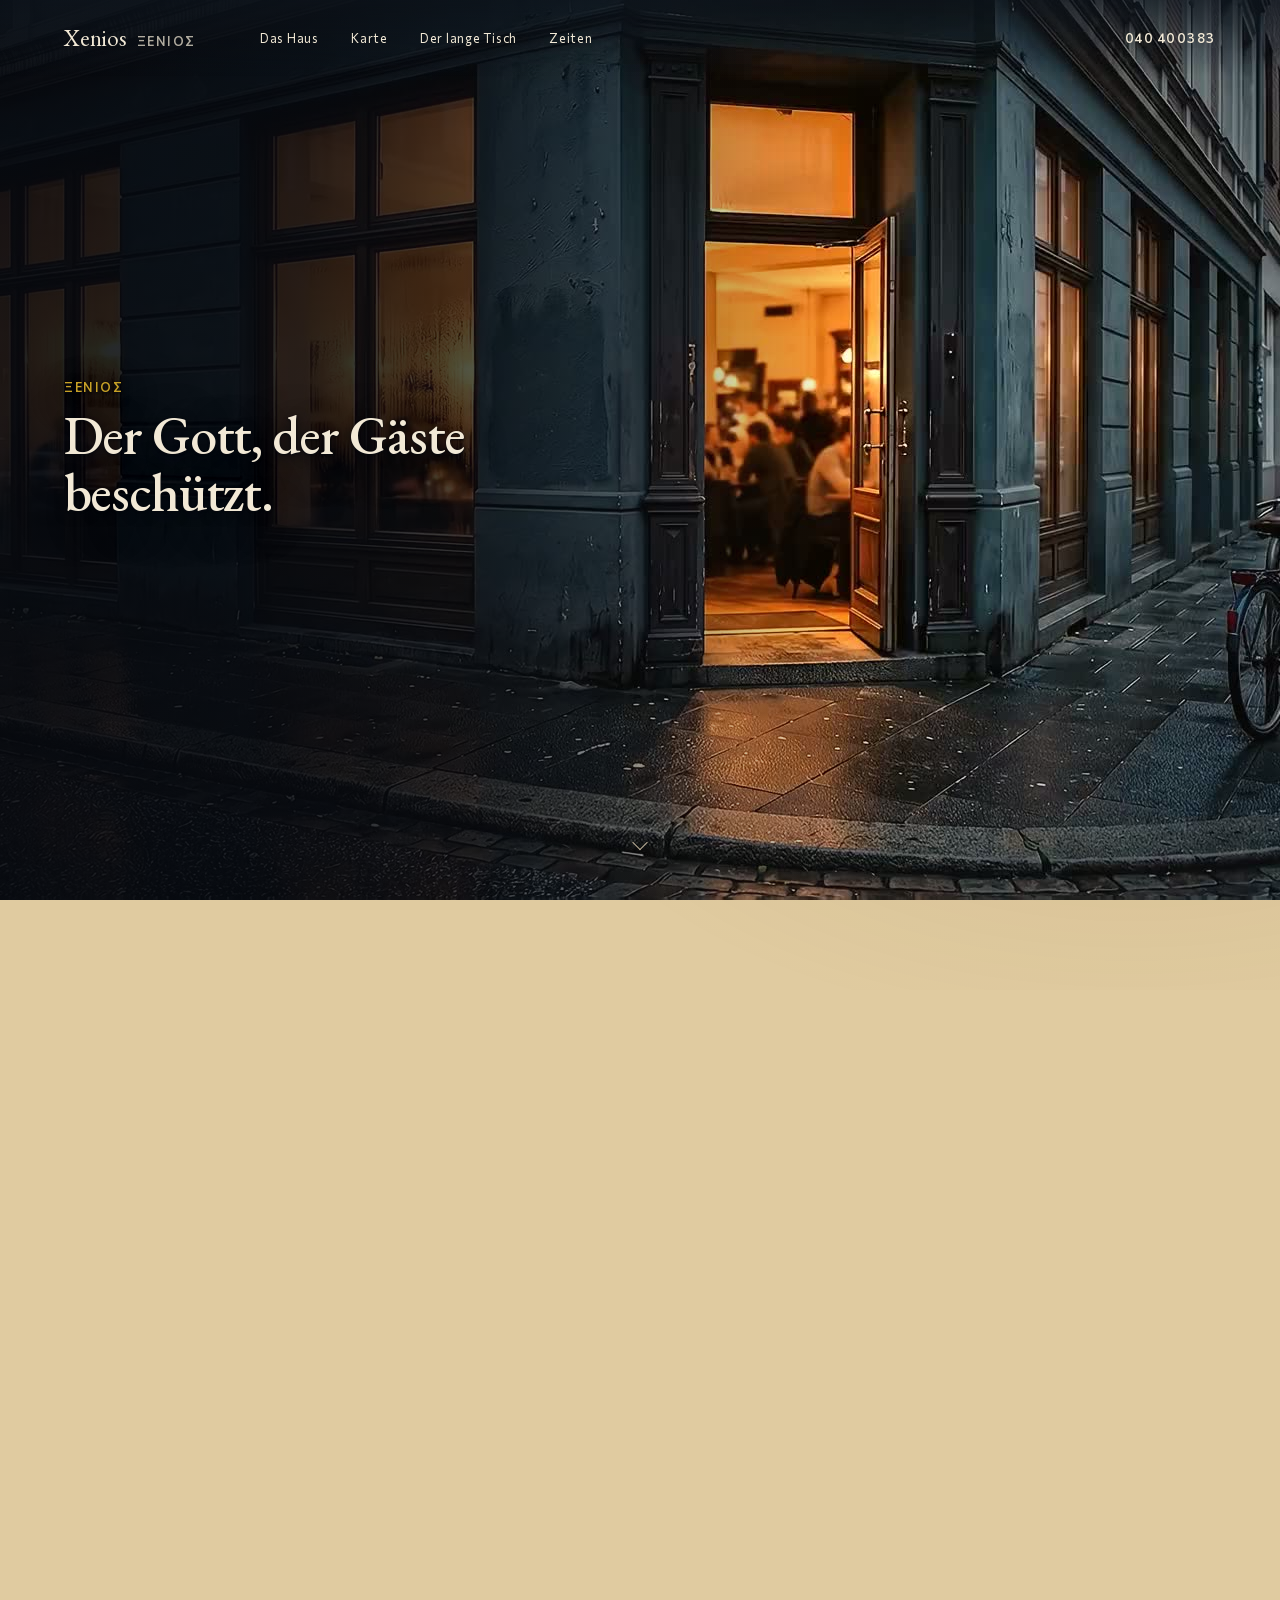
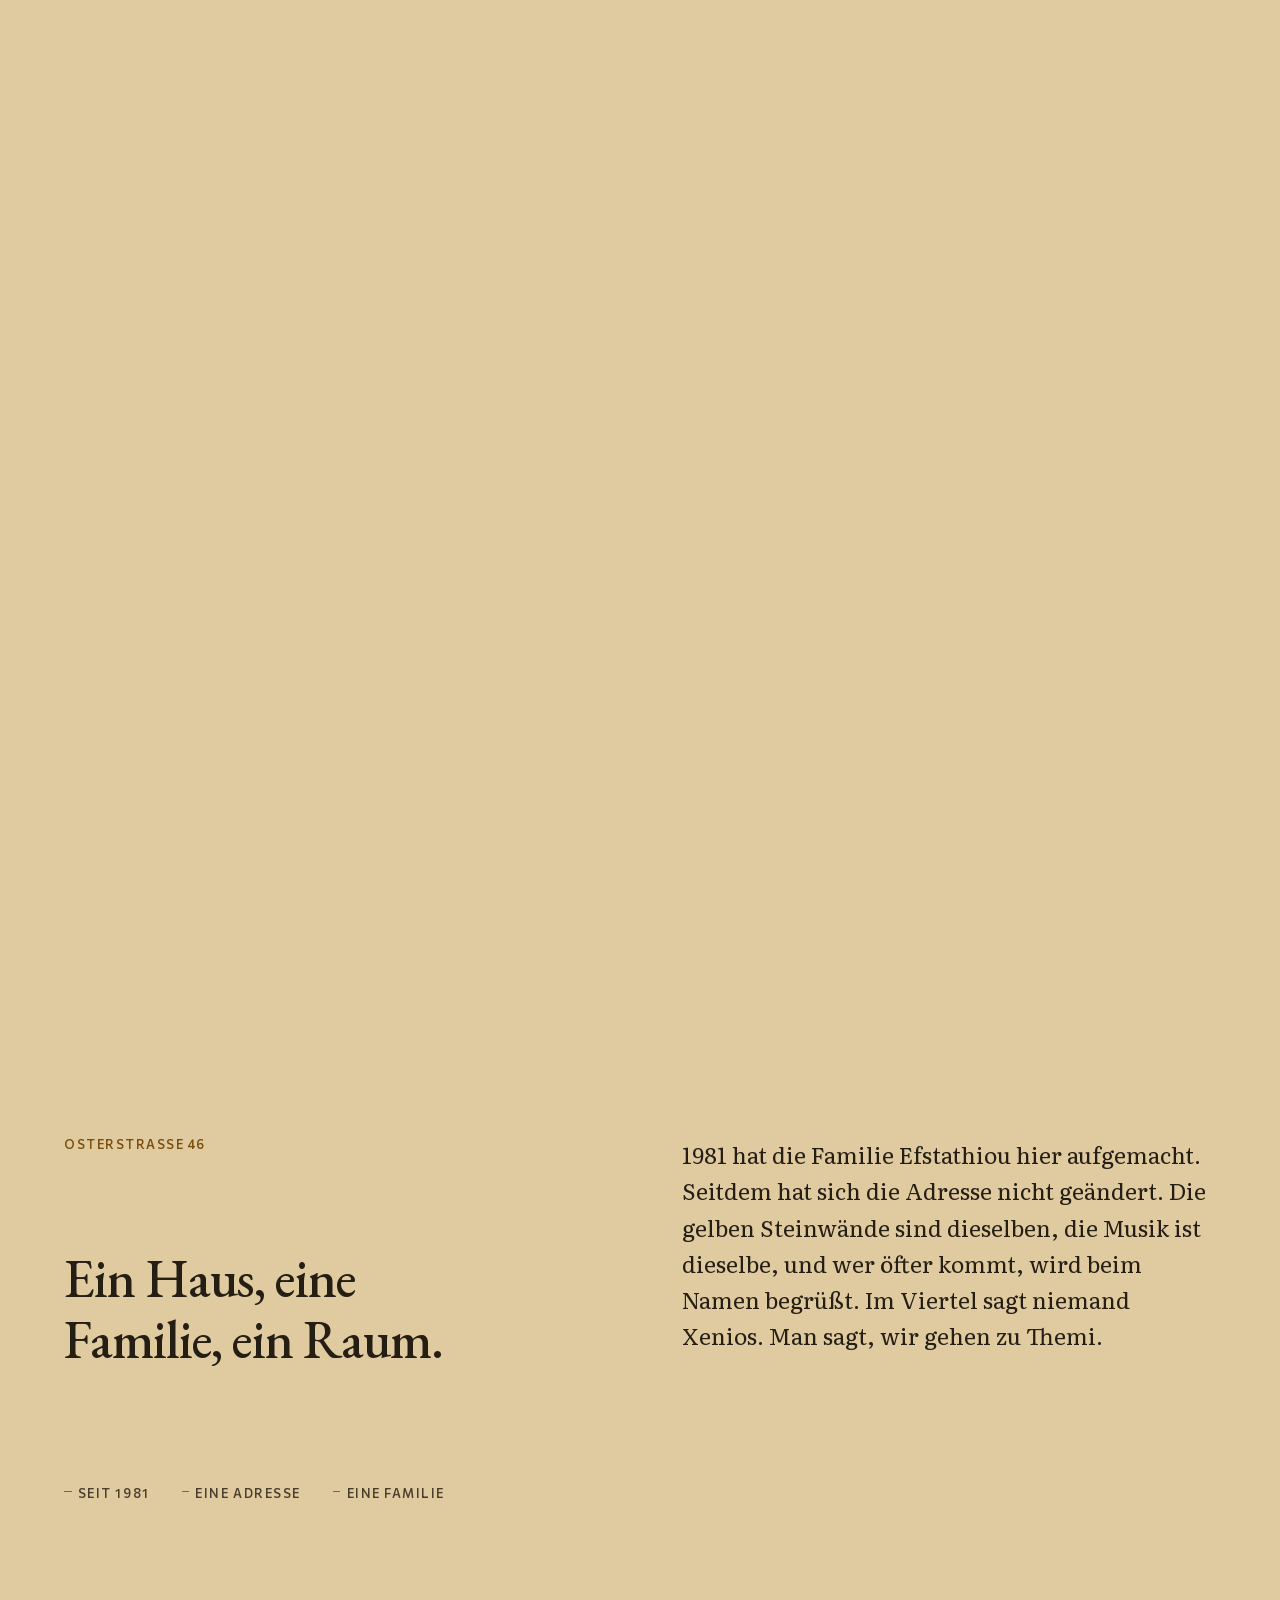
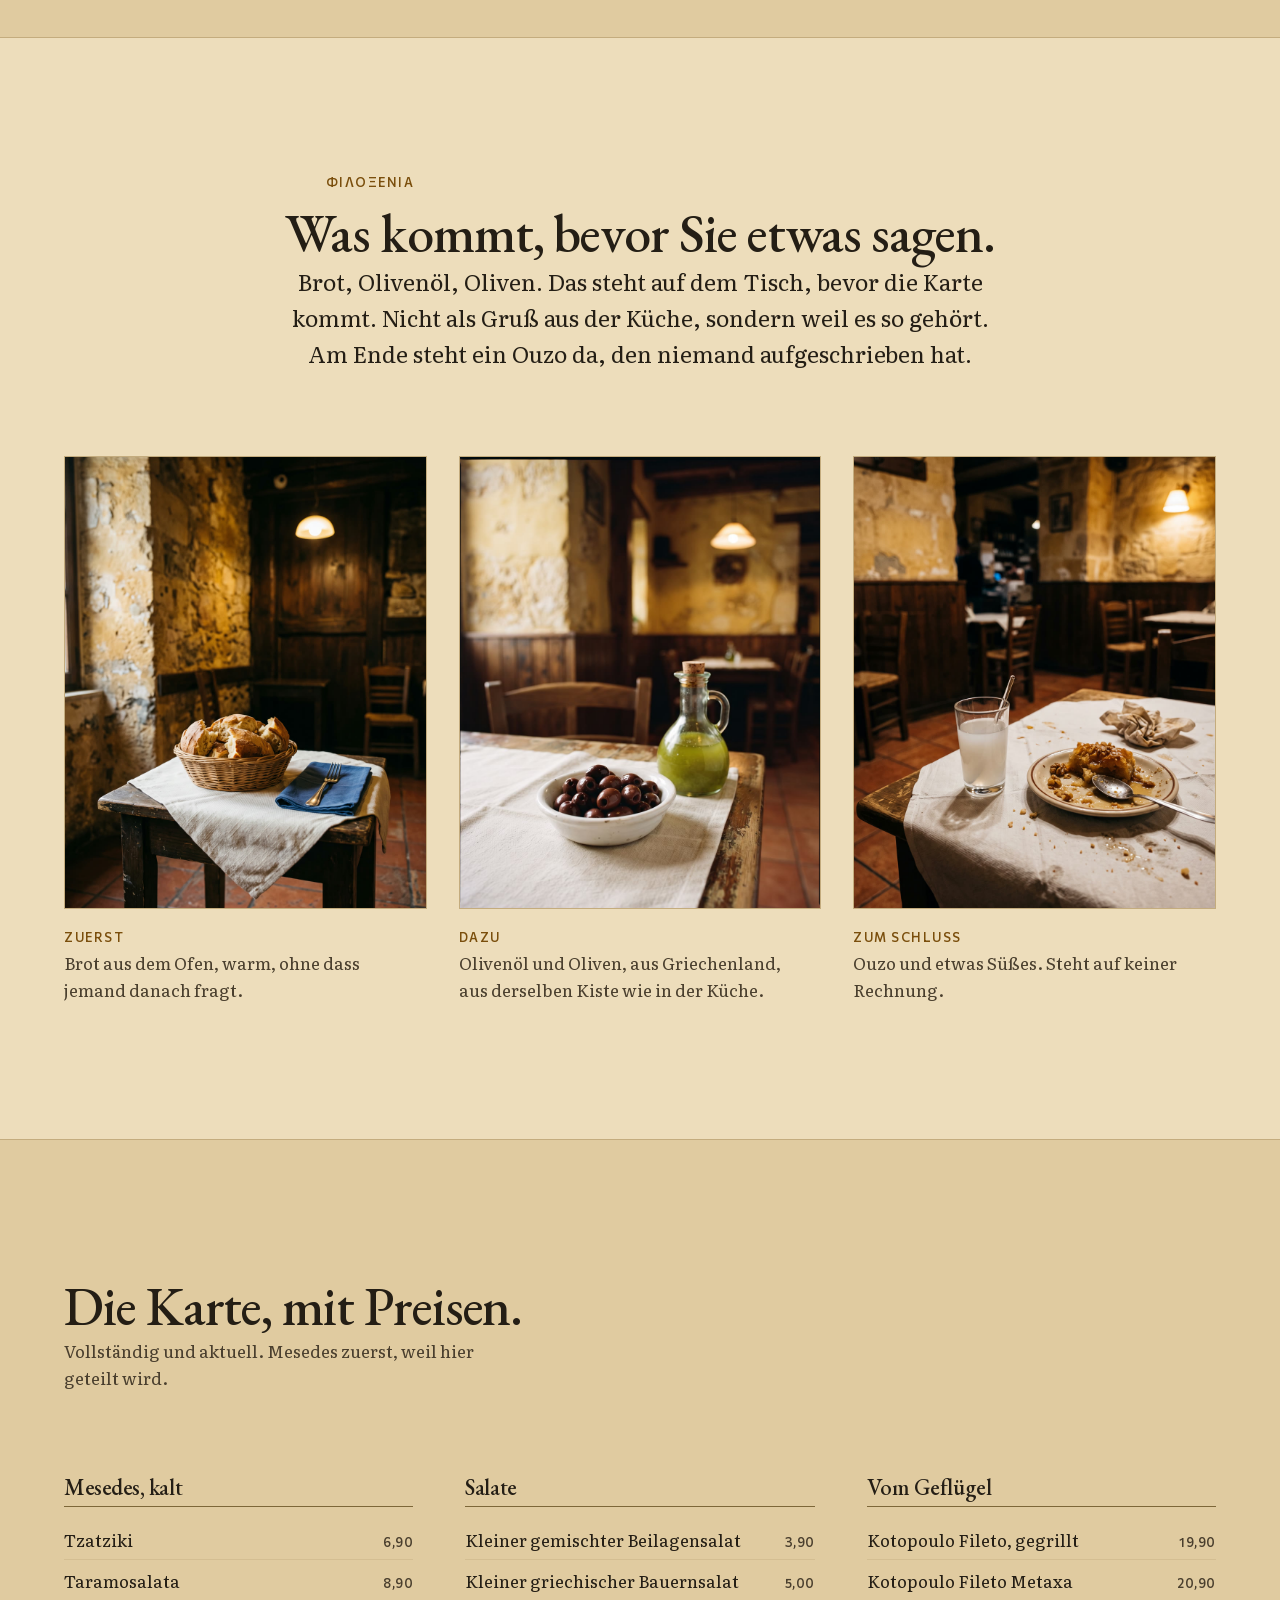
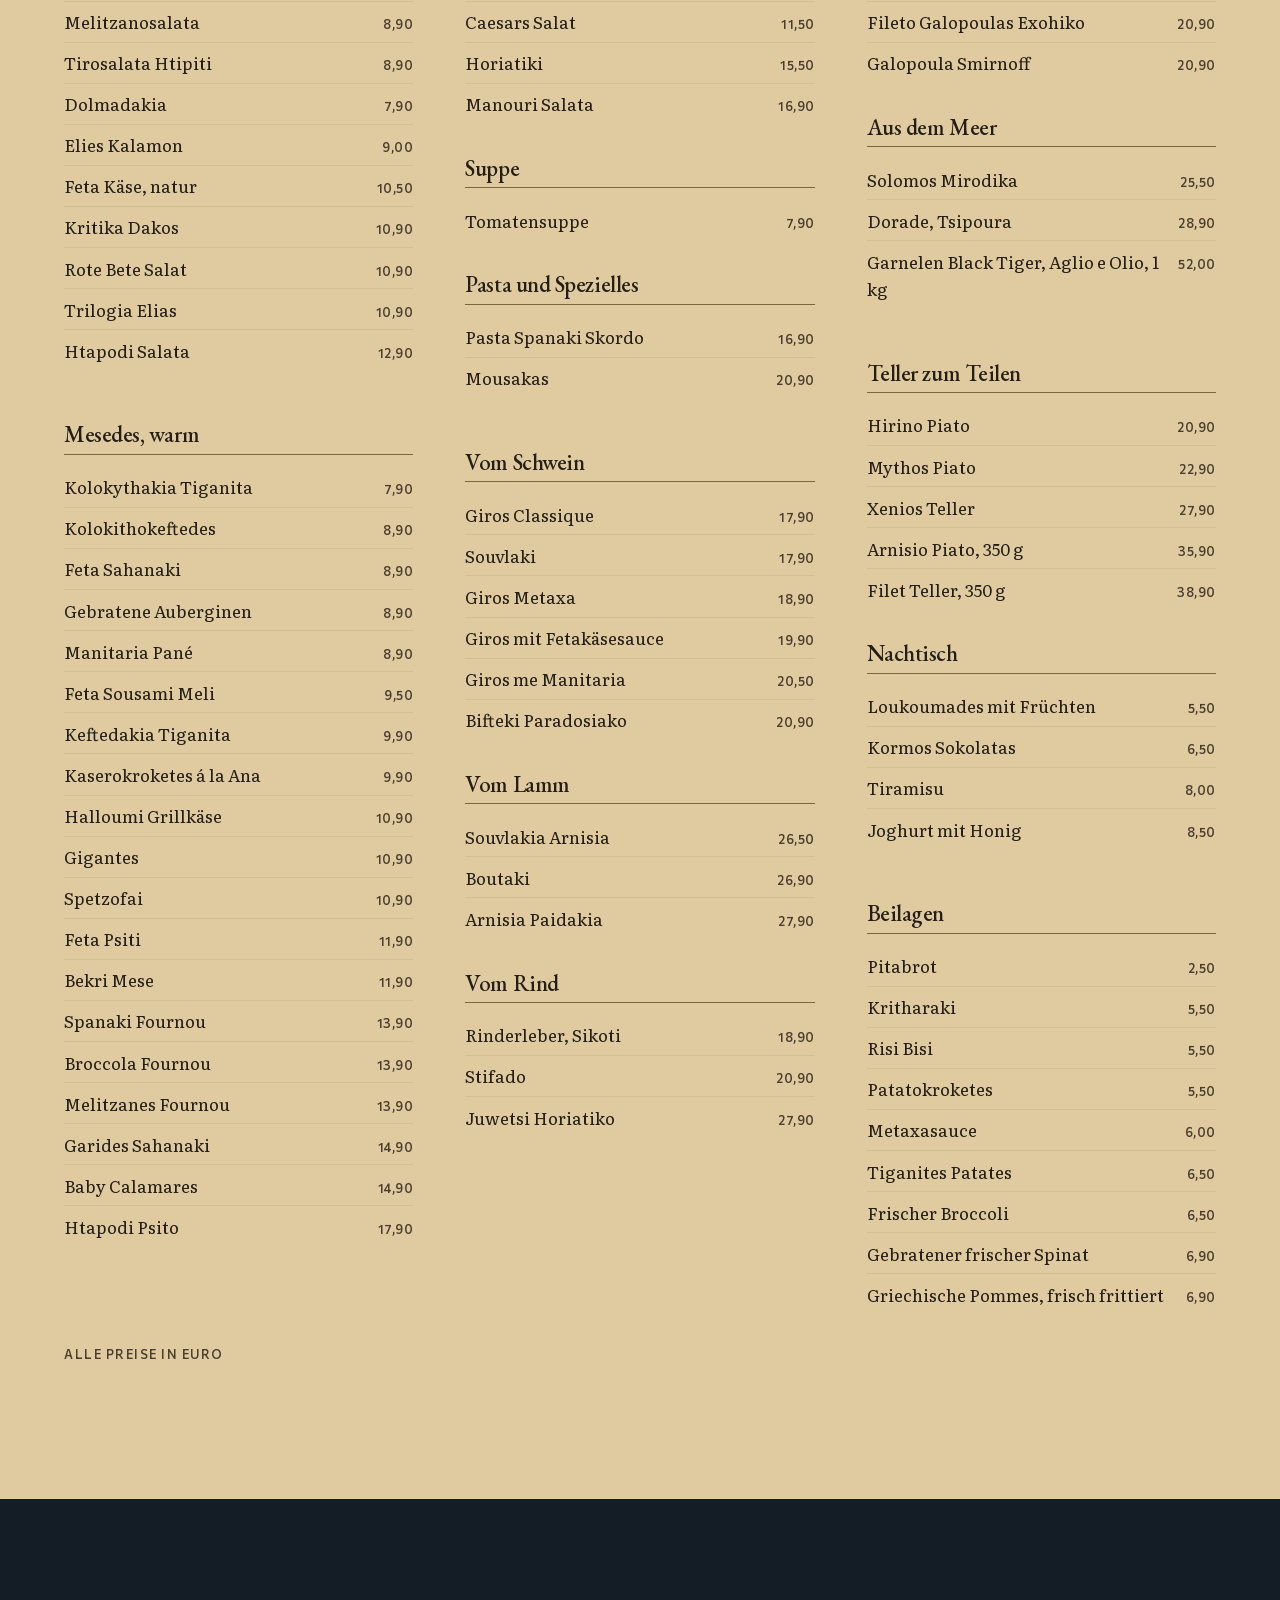
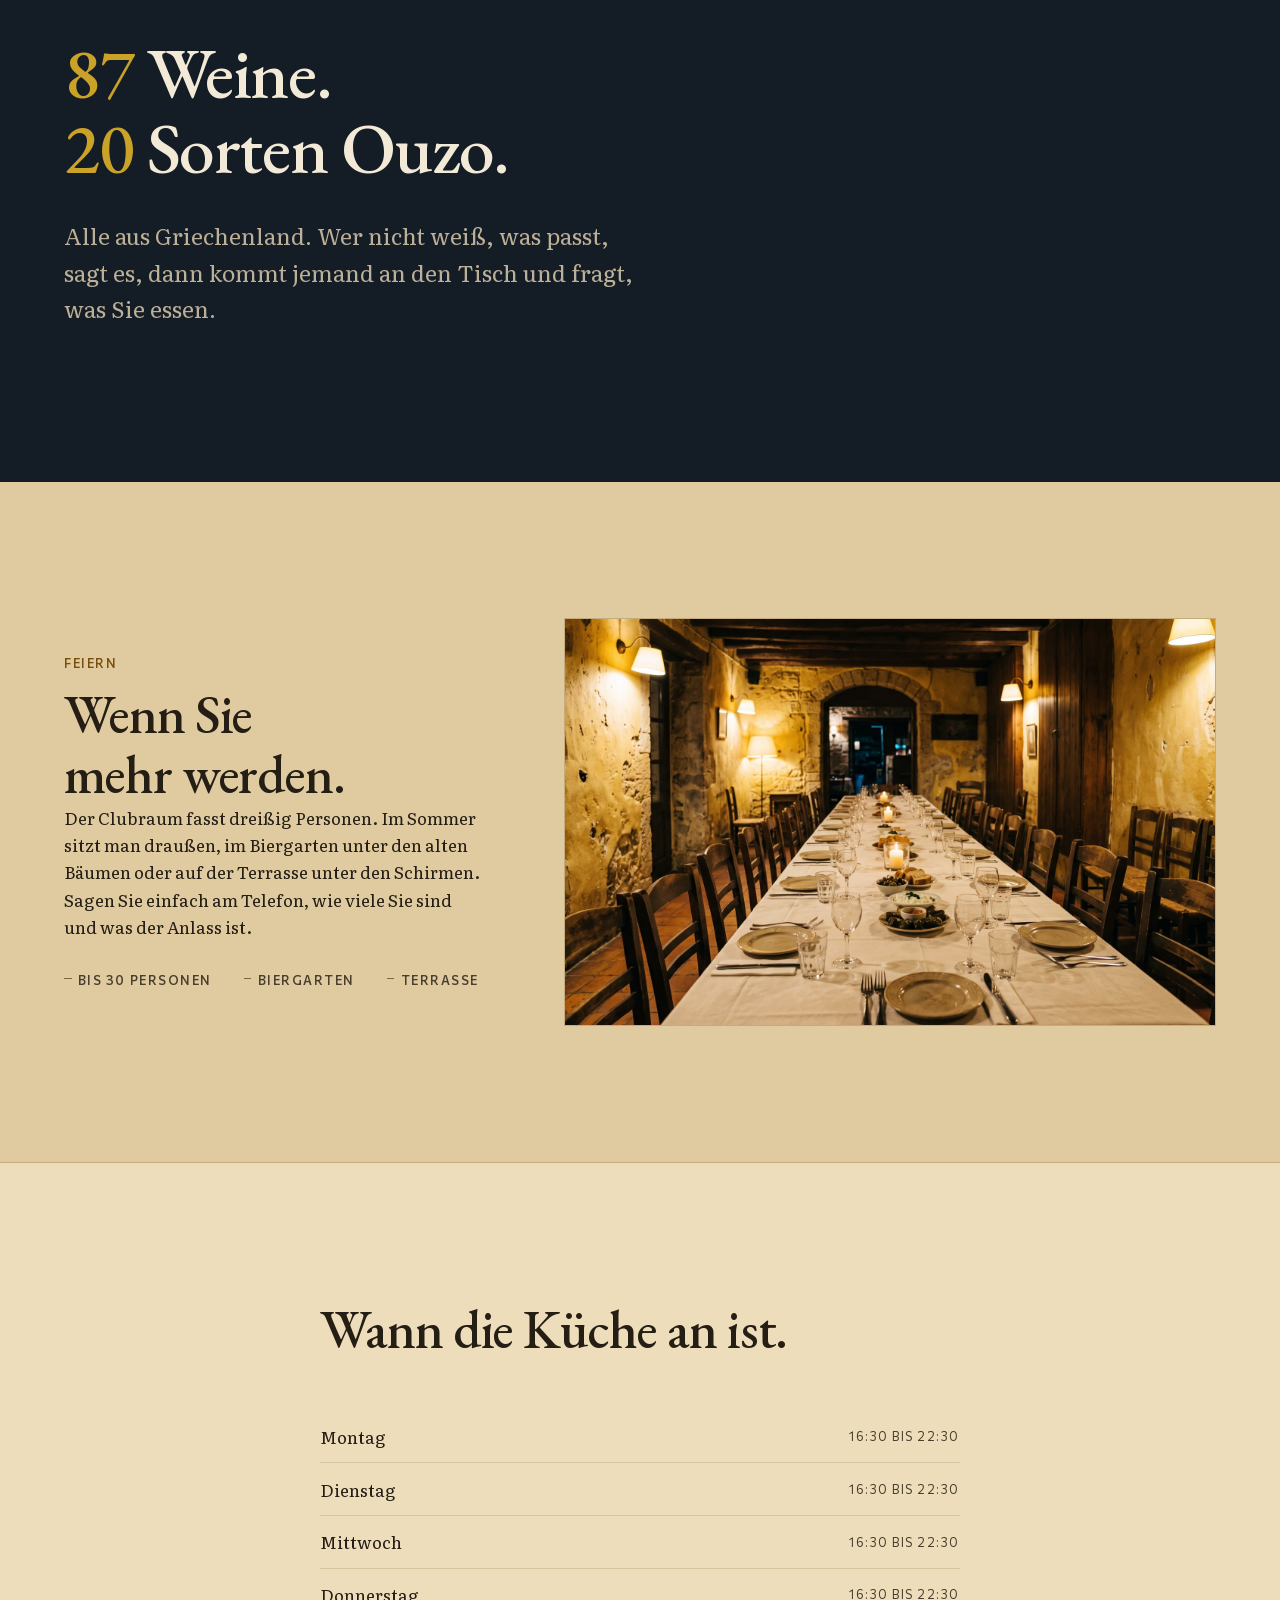
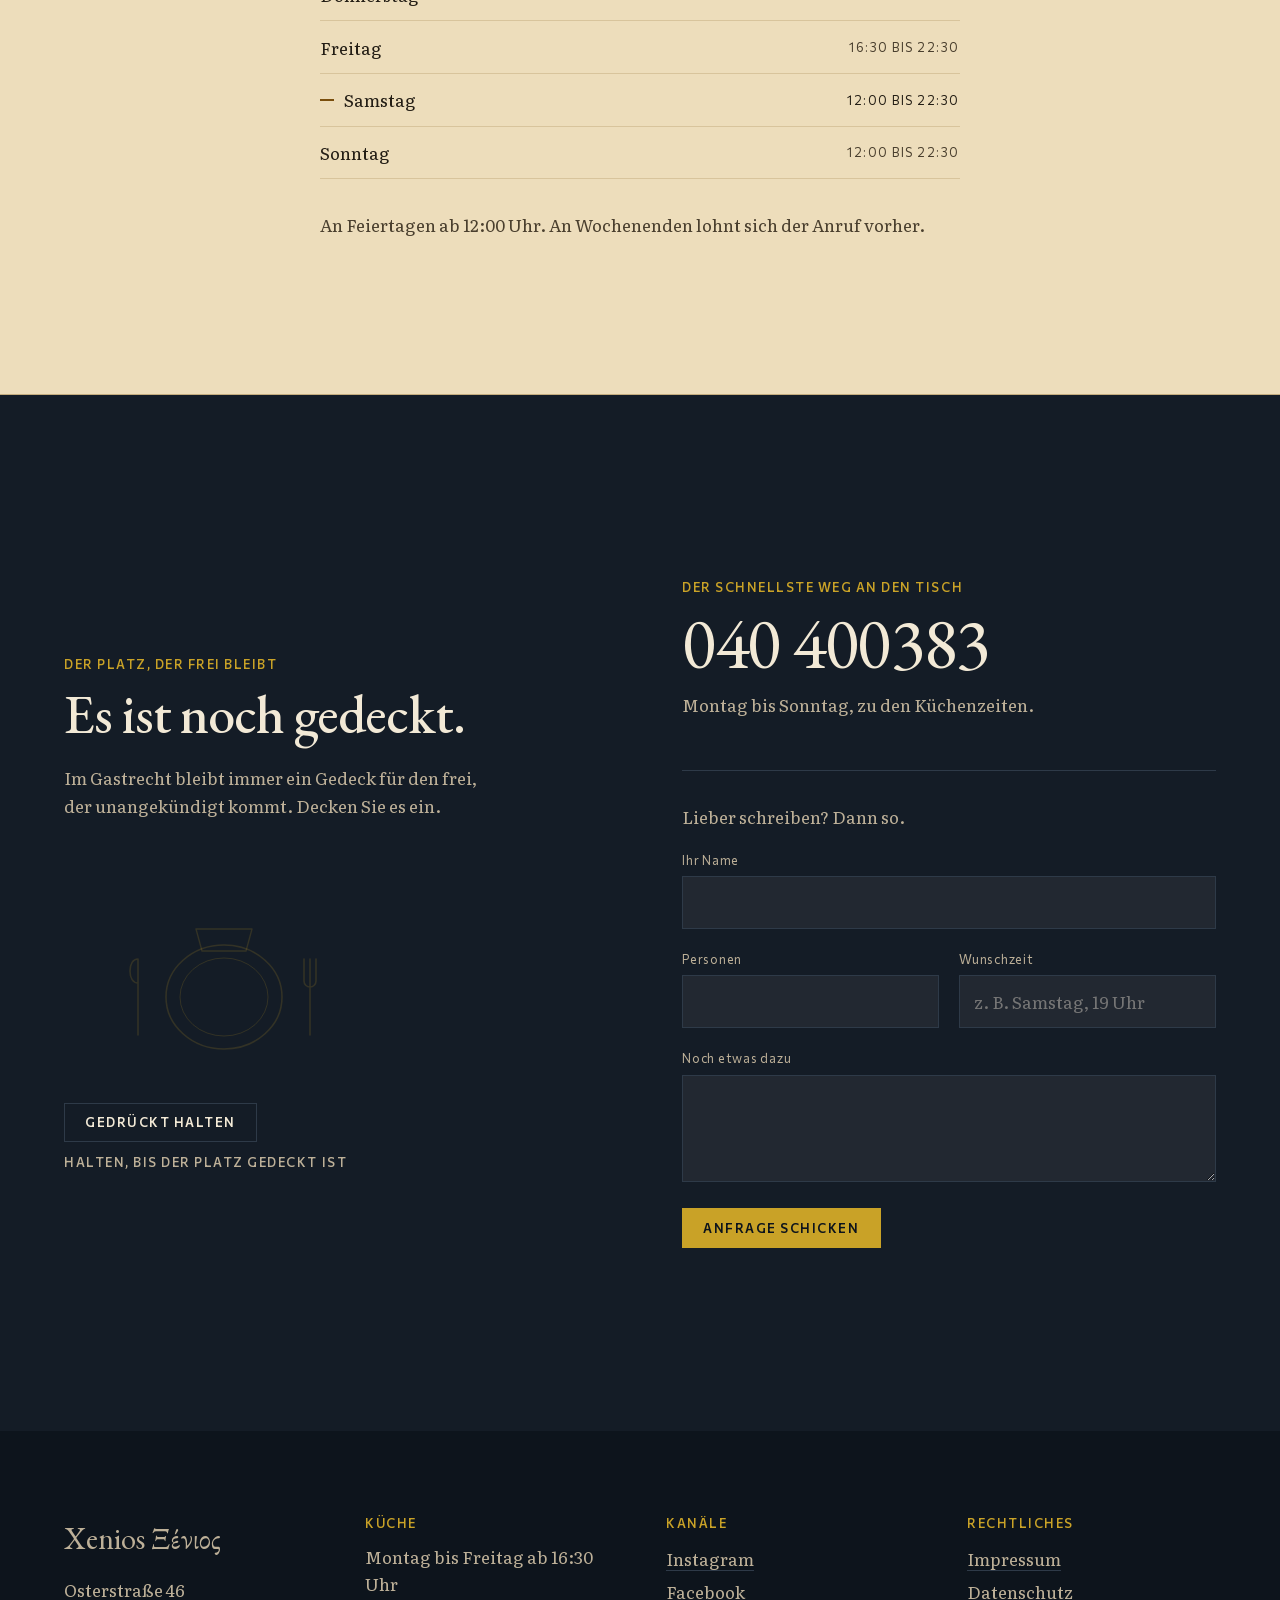
<file: index.html>
<!DOCTYPE html>
<html lang="de">
<head>
<meta charset="utf-8">
<meta name="viewport" content="width=device-width, initial-scale=1">
<title>Xenios · Griechisches Restaurant an der Osterstraße, Hamburg</title>
<meta name="description" content="Griechische Küche an der Osterstraße in Hamburg Eimsbüttel. Seit 1981 dieselbe Familie, derselbe Raum. 87 griechische Weine, 20 Sorten Ouzo. Tisch reservieren unter 040 400383.">
<meta name="theme-color" content="#141C26">
<meta name="robots" content="noindex, nofollow">

<!-- DEPLOY STEP: og:url und og:image brauchen die echte Adresse, erst beim Livegang setzen -->
<meta property="og:type" content="restaurant">
<meta property="og:locale" content="de_DE">
<meta property="og:title" content="Xenios · Griechisches Restaurant an der Osterstraße, Hamburg">
<meta property="og:description" content="Der Gott, der Gäste beschützt. Nach ihm ist dieses Haus benannt. Seit 1981 an der Osterstraße.">
<meta property="og:url" content="PLATZHALTER_URL">
<meta property="og:image" content="PLATZHALTER_URL/assets/bilder/xenios-og.jpg">

<link rel="icon" href="data:image/svg+xml,%3Csvg xmlns='http://www.w3.org/2000/svg' viewBox='0 0 32 32'%3E%3Crect width='32' height='32' fill='%23141C26'/%3E%3Cpath d='M8 8l16 16M24 8L8 24' stroke='%23C9A227' stroke-width='2.6' stroke-linecap='square'/%3E%3C/svg%3E">

<link rel="preload" href="assets/fonts/ebgaramond-latin.woff2" as="font" type="font/woff2" crossorigin>
<link rel="preload" href="assets/fonts/literata-latin.woff2" as="font" type="font/woff2" crossorigin>
<link rel="stylesheet" href="css/fonts.css">
<link rel="stylesheet" href="css/tokens.css">
<link rel="stylesheet" href="css/style.css">

<script src="js/vor-anstrich.js"></script>
</head>
<body>

<a class="sprungmarke" href="#main">Zum Inhalt springen</a>

<!-- Der Grund. Eine feste Ebene hinter allem, damit die Seite ein Ort ist
     und keine gestapelten Kaesten. -->
<div class="grund" aria-hidden="true"></div>

<!-- Die Linie der Ankunft. Zeichnet sich beim Scrollen selbst, ein Knoten
     je Sektion. Das ist die Wegstrecke von der Tuer bis an den Tisch. -->
<svg class="weg" id="weg" viewBox="0 0 12 1000" preserveAspectRatio="none" aria-hidden="true">
  <path id="weg-linie" d="M6 0 V1000" fill="none" stroke="currentColor" stroke-width="1.2"/>
  <g id="weg-knoten" fill="currentColor">
    <circle cx="6" cy="120" r="2.6"/><circle cx="6" cy="300" r="2.6"/>
    <circle cx="6" cy="480" r="2.6"/><circle cx="6" cy="640" r="2.6"/>
    <circle cx="6" cy="800" r="2.6"/><circle cx="6" cy="950" r="2.6"/>
  </g>
</svg>

<nav class="kopf auf-nacht" aria-label="Hauptnavigation">
  <a class="kopf__marke" href="#main">
    <span class="kopf__name">Xenios</span>
    <span class="kopf__gr label" lang="el">Ξένιος</span>
  </a>
  <ul class="kopf__liste">
    <li><a href="#haus">Das Haus</a></li>
    <li><a href="#karte">Karte</a></li>
    <li><a href="#tisch">Der lange Tisch</a></li>
    <li><a href="#zeiten">Zeiten</a></li>
  </ul>
  <a class="kopf__tel tel label" href="tel:+4940400383">040 400383</a>
</nav>

<main id="main" tabindex="-1">

<!-- ======================================================================
     DER HERO. Eine hohe angeheftete Strecke mit einer klebenden Buehne.
     Der Scrollfortschritt 0 bis 1 treibt die Zeit im Film.
     ====================================================================== -->
<section class="hero auf-nacht" id="hero" aria-labelledby="hero-titel">
  <h1 id="hero-titel" class="nur-fuer-screenreader">
    Xenios, griechisches Restaurant an der Osterstraße 46 in Hamburg Eimsbüttel.
    Benannt nach Zeus Xenios, dem Gott, der Gäste beschützt. Seit 1981 führt
    dieselbe Familie dasselbe Haus.
  </h1>

  <div class="buehne" id="buehne">

    <!-- Das Standbild gewinnt das Rennen um die Bandbreite mit Absicht.
         Gesetzt wird es aus JavaScript, im selben Pfad, der auch ueber das
         Video entscheidet, damit Handys keine der beiden Dateien holen. -->
    <div class="poster" id="poster" aria-hidden="true"></div>

    <video id="film" preload="none" muted playsinline aria-hidden="true" tabindex="-1"></video>

    <!-- Der globale Scrim. Immer an, damit kein Bild je roh hinter der
         Seite steht. -->
    <div class="scrim" aria-hidden="true"></div>

    <!-- Die Scrims der Baender. Sie liegen als eigene Ebenen auf der Buehne
         und laufen vom Bildrand nach innen aus. Frueher hingen sie als
         Ellipse am Textkasten, und eine begrenzte Ellipse hat immer eine
         Kante: Das las sich als dunkler Kasten hinter der Schrift. Was am
         Rand beginnt, hat keine sichtbare Kante. -->
    <div class="bandscrim bandscrim--links" id="scrim-links" aria-hidden="true"></div>
    <div class="bandscrim bandscrim--rechts" id="scrim-rechts" aria-hidden="true"></div>
    <div class="bandscrim bandscrim--settle" id="scrim-settle" aria-hidden="true"></div>

    <svg class="ring" id="ring" viewBox="0 0 48 48" aria-hidden="true">
      <circle cx="24" cy="24" r="20" fill="none" stroke="currentColor" stroke-width="2.5"
              stroke-dasharray="126" style="stroke-dashoffset:var(--ld,126)"/>
    </svg>

    <!-- Die Baender. Jedes besitzt einen Abschnitt des Scrollfortschritts.
         Die Mittelbahn bleibt frei, dort geht die Kamera durch. -->
    <div class="baender" id="baender" aria-hidden="true">

      <div class="band band--links" data-a="0.00" data-b="0.14" data-auftritt="tiefe" data-ramp="0.030">
        <p class="band__eyebrow label" lang="el">Ξένιος</p>
        <p class="band__zeile">Der Gott, der Gäste beschützt.</p>
      </div>

      <div class="band band--rechts" data-a="0.17" data-b="0.34" data-auftritt="schaerfe">
        <p class="band__zeile">Nach ihm ist dieses Haus benannt.</p>
      </div>

      <div class="band band--links" data-a="0.38" data-b="0.56" data-auftritt="raster" data-spread="0.42">
        <p class="band__zeile">Seit 1981. Dieselbe Familie, derselbe Raum.</p>
      </div>

      <div class="band band--rechts" data-a="0.60" data-b="0.78" data-auftritt="schlag">
        <p class="band__zeile"><span class="em">Erst das Brot.</span> Dann der Name.</p>
        <p class="band__klein">So hält man es hier seit dreitausend Jahren.</p>
      </div>

      <div class="band band--settle" data-a="0.82" data-b="1.00" data-auftritt="ankunft">
        <p class="band__zeile band__zeile--gross">Ihr Platz steht bereit.</p>
        <p class="band__sub">Osterstraße 46, Eimsbüttel. Küche bis 22:30 Uhr.</p>
        <p class="band__cta">
          <a class="rufcta" href="tel:+4940400383">
            <span class="rufcta__label label">Tisch reservieren</span>
            <span class="rufcta__nummer">040 400383</span>
          </a>
        </p>
      </div>
    </div>

    <!-- Der Static-Hero. Ein entworfenes Layout fuer Handys und fuer
         reduzierte Bewegung, keine Entschuldigung. -->
    <div class="ruhehero" id="ruhehero">
      <p class="ruhehero__eyebrow label" lang="el">Ξένιος</p>
      <p class="ruhehero__titel">Der Gott, der Gäste beschützt.<br>Nach ihm ist dieses Haus benannt.</p>
      <p class="ruhehero__sub">Griechische Küche an der Osterstraße, seit 1981 dieselbe Familie.</p>
      <p class="ruhehero__cta">
        <a class="rufcta" href="tel:+4940400383">
          <span class="rufcta__label label">Tisch reservieren</span>
          <span class="rufcta__nummer">040 400383</span>
        </a>
      </p>
    </div>

    <div class="wink" id="wink" aria-hidden="true"><span></span></div>
  </div>
</section>


<!-- ======================================================================
     OSTERSTRASSE 46
     ====================================================================== -->
<section class="haus" id="haus" aria-labelledby="haus-titel">
  <div class="haus__innen">
    <p class="eyebrow label">Osterstraße 46</p>
    <h2 id="haus-titel" class="gross">Ein Haus, eine Familie, ein Raum.</h2>
    <div class="haus__text">
      <p>1981 hat die Familie Efstathiou hier aufgemacht. Seitdem hat sich die Adresse
      nicht geändert. Die gelben Steinwände sind dieselben, die Musik ist dieselbe, und
      wer öfter kommt, wird beim Namen begrüßt. Im Viertel sagt niemand Xenios. Man
      sagt, wir gehen zu Themi.</p>
    </div>
    <ul class="marken label" role="list">
      <li>Seit 1981</li>
      <li>Eine Adresse</li>
      <li>Eine Familie</li>
    </ul>
  </div>
</section>


<!-- ======================================================================
     ERST DAS BROT. Drei gleichwertige Plaetze, keiner bleibt leer.
     ====================================================================== -->
<section class="brot" id="brot" aria-labelledby="brot-titel">
  <div class="brot__kopf">
    <p class="eyebrow label" lang="el">Φιλοξενία</p>
    <h2 id="brot-titel" class="gross">Was kommt, bevor Sie etwas sagen.</h2>
    <p class="brot__lead">Brot, Olivenöl, Oliven. Das steht auf dem Tisch, bevor die
    Karte kommt. Nicht als Gruß aus der Küche, sondern weil es so gehört. Am Ende steht
    ein Ouzo da, den niemand aufgeschrieben hat.</p>
  </div>
  <ol class="dreier" role="list">
    <li class="dreier__teil">
      <figure>
        <img class="dreier__bild" src="assets/bilder/brot.jpg" width="1000" height="1242" loading="lazy" decoding="async"
             alt="Ein Korb mit aufgerissenem warmem Brot auf weißer Tischdecke, dahinter die gelbe Steinwand des Gastraums.">
        <figcaption><span class="label">Zuerst</span> Brot aus dem Ofen, warm, ohne dass jemand danach fragt.</figcaption>
      </figure>
    </li>
    <li class="dreier__teil">
      <figure>
        <img class="dreier__bild" src="assets/bilder/oel.jpg" width="1000" height="1242" loading="lazy" decoding="async"
             alt="Eine Schale schwarzer Oliven neben einer Karaffe mit grünem Olivenöl auf weißer Tischdecke.">
        <figcaption><span class="label">Dazu</span> Olivenöl und Oliven, aus Griechenland, aus derselben Kiste wie in der Küche.</figcaption>
      </figure>
    </li>
    <li class="dreier__teil">
      <figure>
        <img class="dreier__bild" src="assets/bilder/ouzo.jpg" width="1000" height="1242" loading="lazy" decoding="async"
             alt="Ein Glas milchiger Ouzo neben einem Teller mit Honignachtisch, Krümel auf der Decke, der Abend ist vorbei.">
        <figcaption><span class="label">Zum Schluss</span> Ouzo und etwas Süßes. Steht auf keiner Rechnung.</figcaption>
      </figure>
    </li>
  </ol>
</section>


<!-- ======================================================================
     DIE KARTE. Ein einziges, identisch wiederholtes Bauteil.
     ====================================================================== -->
<section class="karte" id="karte" aria-labelledby="karte-titel">
  <div class="karte__kopf">
    <h2 id="karte-titel" class="gross">Die Karte, mit Preisen.</h2>
    <p class="karte__lead">Vollständig und aktuell. Mesedes zuerst, weil hier geteilt wird.</p>
  </div>

  <div class="karte__spalten">

    <div class="gang">
      <h3 class="gang__titel">Mesedes, kalt</h3>
      <ul class="posten" role="list">
        <li><span class="posten__name">Tzatziki</span><span class="posten__preis label">6,90</span></li>
        <li><span class="posten__name">Taramosalata</span><span class="posten__preis label">8,90</span></li>
        <li><span class="posten__name">Melitzanosalata</span><span class="posten__preis label">8,90</span></li>
        <li><span class="posten__name">Tirosalata Htipiti</span><span class="posten__preis label">8,90</span></li>
        <li><span class="posten__name">Dolmadakia</span><span class="posten__preis label">7,90</span></li>
        <li><span class="posten__name">Elies Kalamon</span><span class="posten__preis label">9,00</span></li>
        <li><span class="posten__name">Feta Käse, natur</span><span class="posten__preis label">10,50</span></li>
        <li><span class="posten__name">Kritika Dakos</span><span class="posten__preis label">10,90</span></li>
        <li><span class="posten__name">Rote Bete Salat</span><span class="posten__preis label">10,90</span></li>
        <li><span class="posten__name">Trilogia Elias</span><span class="posten__preis label">10,90</span></li>
        <li><span class="posten__name">Htapodi Salata</span><span class="posten__preis label">12,90</span></li>
      </ul>
    </div>

    <div class="gang">
      <h3 class="gang__titel">Mesedes, warm</h3>
      <ul class="posten" role="list">
        <li><span class="posten__name">Kolokythakia Tiganita</span><span class="posten__preis label">7,90</span></li>
        <li><span class="posten__name">Kolokithokeftedes</span><span class="posten__preis label">8,90</span></li>
        <li><span class="posten__name">Feta Sahanaki</span><span class="posten__preis label">8,90</span></li>
        <li><span class="posten__name">Gebratene Auberginen</span><span class="posten__preis label">8,90</span></li>
        <li><span class="posten__name">Manitaria Pané</span><span class="posten__preis label">8,90</span></li>
        <li><span class="posten__name">Feta Sousami Meli</span><span class="posten__preis label">9,50</span></li>
        <li><span class="posten__name">Keftedakia Tiganita</span><span class="posten__preis label">9,90</span></li>
        <li><span class="posten__name">Kaserokroketes á la Ana</span><span class="posten__preis label">9,90</span></li>
        <li><span class="posten__name">Halloumi Grillkäse</span><span class="posten__preis label">10,90</span></li>
        <li><span class="posten__name">Gigantes</span><span class="posten__preis label">10,90</span></li>
        <li><span class="posten__name">Spetzofai</span><span class="posten__preis label">10,90</span></li>
        <li><span class="posten__name">Feta Psiti</span><span class="posten__preis label">11,90</span></li>
        <li><span class="posten__name">Bekri Mese</span><span class="posten__preis label">11,90</span></li>
        <li><span class="posten__name">Spanaki Fournou</span><span class="posten__preis label">13,90</span></li>
        <li><span class="posten__name">Broccola Fournou</span><span class="posten__preis label">13,90</span></li>
        <li><span class="posten__name">Melitzanes Fournou</span><span class="posten__preis label">13,90</span></li>
        <li><span class="posten__name">Garides Sahanaki</span><span class="posten__preis label">14,90</span></li>
        <li><span class="posten__name">Baby Calamares</span><span class="posten__preis label">14,90</span></li>
        <li><span class="posten__name">Htapodi Psito</span><span class="posten__preis label">17,90</span></li>
      </ul>
    </div>

    <div class="gang">
      <h3 class="gang__titel">Salate</h3>
      <ul class="posten" role="list">
        <li><span class="posten__name">Kleiner gemischter Beilagensalat</span><span class="posten__preis label">3,90</span></li>
        <li><span class="posten__name">Kleiner griechischer Bauernsalat</span><span class="posten__preis label">5,00</span></li>
        <li><span class="posten__name">Caesars Salat</span><span class="posten__preis label">11,50</span></li>
        <li><span class="posten__name">Horiatiki</span><span class="posten__preis label">15,50</span></li>
        <li><span class="posten__name">Manouri Salata</span><span class="posten__preis label">16,90</span></li>
      </ul>

      <h3 class="gang__titel">Suppe</h3>
      <ul class="posten" role="list">
        <li><span class="posten__name">Tomatensuppe</span><span class="posten__preis label">7,90</span></li>
      </ul>

      <h3 class="gang__titel">Pasta und Spezielles</h3>
      <ul class="posten" role="list">
        <li><span class="posten__name">Pasta Spanaki Skordo</span><span class="posten__preis label">16,90</span></li>
        <li><span class="posten__name">Mousakas</span><span class="posten__preis label">20,90</span></li>
      </ul>
    </div>

    <div class="gang">
      <h3 class="gang__titel">Vom Schwein</h3>
      <ul class="posten" role="list">
        <li><span class="posten__name">Giros Classique</span><span class="posten__preis label">17,90</span></li>
        <li><span class="posten__name">Souvlaki</span><span class="posten__preis label">17,90</span></li>
        <li><span class="posten__name">Giros Metaxa</span><span class="posten__preis label">18,90</span></li>
        <li><span class="posten__name">Giros mit Fetakäsesauce</span><span class="posten__preis label">19,90</span></li>
        <li><span class="posten__name">Giros me Manitaria</span><span class="posten__preis label">20,50</span></li>
        <li><span class="posten__name">Bifteki Paradosiako</span><span class="posten__preis label">20,90</span></li>
      </ul>

      <h3 class="gang__titel">Vom Lamm</h3>
      <ul class="posten" role="list">
        <li><span class="posten__name">Souvlakia Arnisia</span><span class="posten__preis label">26,50</span></li>
        <li><span class="posten__name">Boutaki</span><span class="posten__preis label">26,90</span></li>
        <li><span class="posten__name">Arnisia Paidakia</span><span class="posten__preis label">27,90</span></li>
      </ul>

      <h3 class="gang__titel">Vom Rind</h3>
      <ul class="posten" role="list">
        <li><span class="posten__name">Rinderleber, Sikoti</span><span class="posten__preis label">18,90</span></li>
        <li><span class="posten__name">Stifado</span><span class="posten__preis label">20,90</span></li>
        <li><span class="posten__name">Juwetsi Horiatiko</span><span class="posten__preis label">27,90</span></li>
      </ul>
    </div>

    <div class="gang">
      <h3 class="gang__titel">Vom Geflügel</h3>
      <ul class="posten" role="list">
        <li><span class="posten__name">Kotopoulo Fileto, gegrillt</span><span class="posten__preis label">19,90</span></li>
        <li><span class="posten__name">Kotopoulo Fileto Metaxa</span><span class="posten__preis label">20,90</span></li>
        <li><span class="posten__name">Fileto Galopoulas Exohiko</span><span class="posten__preis label">20,90</span></li>
        <li><span class="posten__name">Galopoula Smirnoff</span><span class="posten__preis label">20,90</span></li>
      </ul>

      <h3 class="gang__titel">Aus dem Meer</h3>
      <ul class="posten" role="list">
        <li><span class="posten__name">Solomos Mirodika</span><span class="posten__preis label">25,50</span></li>
        <li><span class="posten__name">Dorade, Tsipoura</span><span class="posten__preis label">28,90</span></li>
        <li><span class="posten__name">Garnelen Black Tiger, Aglio e Olio, 1 kg</span><span class="posten__preis label">52,00</span></li>
      </ul>
    </div>

    <div class="gang">
      <h3 class="gang__titel">Teller zum Teilen</h3>
      <ul class="posten" role="list">
        <li><span class="posten__name">Hirino Piato</span><span class="posten__preis label">20,90</span></li>
        <li><span class="posten__name">Mythos Piato</span><span class="posten__preis label">22,90</span></li>
        <li><span class="posten__name">Xenios Teller</span><span class="posten__preis label">27,90</span></li>
        <li><span class="posten__name">Arnisio Piato, 350 g</span><span class="posten__preis label">35,90</span></li>
        <li><span class="posten__name">Filet Teller, 350 g</span><span class="posten__preis label">38,90</span></li>
      </ul>

      <h3 class="gang__titel">Nachtisch</h3>
      <ul class="posten" role="list">
        <li><span class="posten__name">Loukoumades mit Früchten</span><span class="posten__preis label">5,50</span></li>
        <li><span class="posten__name">Kormos Sokolatas</span><span class="posten__preis label">6,50</span></li>
        <li><span class="posten__name">Tiramisu</span><span class="posten__preis label">8,00</span></li>
        <li><span class="posten__name">Joghurt mit Honig</span><span class="posten__preis label">8,50</span></li>
      </ul>
    </div>

    <div class="gang gang--beilagen">
      <h3 class="gang__titel">Beilagen</h3>
      <ul class="posten" role="list">
        <li><span class="posten__name">Pitabrot</span><span class="posten__preis label">2,50</span></li>
        <li><span class="posten__name">Kritharaki</span><span class="posten__preis label">5,50</span></li>
        <li><span class="posten__name">Risi Bisi</span><span class="posten__preis label">5,50</span></li>
        <li><span class="posten__name">Patatokroketes</span><span class="posten__preis label">5,50</span></li>
        <li><span class="posten__name">Metaxasauce</span><span class="posten__preis label">6,00</span></li>
        <li><span class="posten__name">Tiganites Patates</span><span class="posten__preis label">6,50</span></li>
        <li><span class="posten__name">Frischer Broccoli</span><span class="posten__preis label">6,50</span></li>
        <li><span class="posten__name">Gebratener frischer Spinat</span><span class="posten__preis label">6,90</span></li>
        <li><span class="posten__name">Griechische Pommes, frisch frittiert</span><span class="posten__preis label">6,90</span></li>
      </ul>
    </div>

  </div>
  <p class="karte__fuss label">Alle Preise in Euro</p>
</section>


<!-- ======================================================================
     DER KELLER. Eine Zahl, die fuer sich spricht.
     ====================================================================== -->
<section class="keller auf-nacht" id="keller" aria-labelledby="keller-titel">
  <div class="keller__innen">
    <h2 id="keller-titel" class="keller__zahl">
      <span class="keller__paar"><span class="keller__ziffer" data-zaehler="87">87</span> Weine.</span>
      <span class="keller__paar"><span class="keller__ziffer" data-zaehler="20">20</span> Sorten Ouzo.</span>
    </h2>
    <p class="keller__text">Alle aus Griechenland. Wer nicht weiß, was passt, sagt es,
    dann kommt jemand an den Tisch und fragt, was Sie essen.</p>
  </div>
</section>


<!-- ======================================================================
     DER LANGE TISCH
     ====================================================================== -->
<section class="tisch" id="tisch" aria-labelledby="tisch-titel">
  <div class="tisch__text">
    <p class="eyebrow label">Feiern</p>
    <h2 id="tisch-titel" class="gross">Wenn Sie mehr werden.</h2>
    <p>Der Clubraum fasst dreißig Personen. Im Sommer sitzt man draußen, im Biergarten
    unter den alten Bäumen oder auf der Terrasse unter den Schirmen. Sagen Sie einfach
    am Telefon, wie viele Sie sind und was der Anlass ist.</p>
    <ul class="marken label" role="list">
      <li>Bis 30 Personen</li>
      <li>Biergarten</li>
      <li>Terrasse</li>
    </ul>
  </div>
  <img class="tisch__bild" src="assets/bilder/clubraum.jpg" width="1920" height="1072" loading="lazy" decoding="async"
       alt="Der lange Tisch im hinteren Raum, für eine große Runde eingedeckt, mit Kerzen und Mesedes unter dem Steinbogen.">
</section>


<!-- ======================================================================
     DIE ZEITEN. Der heutige Tag ist markiert.
     ====================================================================== -->
<section class="zeiten" id="zeiten" aria-labelledby="zeiten-titel">
  <div class="zeiten__innen">
    <h2 id="zeiten-titel" class="gross">Wann die Küche an ist.</h2>
    <table class="woche">
      <caption class="nur-fuer-screenreader">Küchenzeiten von Montag bis Sonntag</caption>
      <tbody>
        <tr data-tag="1"><th scope="row">Montag</th><td class="label">16:30 bis 22:30</td></tr>
        <tr data-tag="2"><th scope="row">Dienstag</th><td class="label">16:30 bis 22:30</td></tr>
        <tr data-tag="3"><th scope="row">Mittwoch</th><td class="label">16:30 bis 22:30</td></tr>
        <tr data-tag="4"><th scope="row">Donnerstag</th><td class="label">16:30 bis 22:30</td></tr>
        <tr data-tag="5"><th scope="row">Freitag</th><td class="label">16:30 bis 22:30</td></tr>
        <tr data-tag="6"><th scope="row">Samstag</th><td class="label">12:00 bis 22:30</td></tr>
        <tr data-tag="0"><th scope="row">Sonntag</th><td class="label">12:00 bis 22:30</td></tr>
      </tbody>
    </table>
    <p class="zeiten__hinweis">An Feiertagen ab 12:00 Uhr. An Wochenenden lohnt sich
    der Anruf vorher.</p>
  </div>
</section>


<!-- ======================================================================
     IHR PLATZ. Der Mitmach-Moment und der eine Call to Action.
     ====================================================================== -->
<section class="platz auf-nacht" id="platz" aria-labelledby="platz-titel">
  <div class="platz__innen">

    <div class="platz__links">
      <p class="eyebrow label">Der Platz, der frei bleibt</p>
      <h2 id="platz-titel" class="gross">Es ist noch gedeckt.</h2>
      <p class="platz__text">Im Gastrecht bleibt immer ein Gedeck für den frei, der
      unangekündigt kommt. Decken Sie es ein.</p>

      <div class="gedeck" id="gedeck">
        <svg class="gedeck__zeichnung" viewBox="0 0 320 200" aria-hidden="true">
          <ellipse class="g-teil" data-teil="1" cx="160" cy="112" rx="58" ry="52" fill="none" stroke="currentColor" stroke-width="1.6"/>
          <ellipse class="g-teil" data-teil="1" cx="160" cy="112" rx="44" ry="39" fill="none" stroke="currentColor" stroke-width="1" opacity=".55"/>
          <path class="g-teil" data-teil="2" d="M74 74v76M74 74c-5 0-8 5-8 12s3 12 8 12" fill="none" stroke="currentColor" stroke-width="1.6" stroke-linecap="round"/>
          <path class="g-teil" data-teil="3" d="M246 74v76M240 74v22a6 6 0 0012 0V74" fill="none" stroke="currentColor" stroke-width="1.6" stroke-linecap="round"/>
          <path class="g-teil" data-teil="4" d="M132 44h56l-6 22h-44z" fill="none" stroke="currentColor" stroke-width="1.4" stroke-linejoin="round"/>
        </svg>
        <button class="gedeck__knopf knopf" id="gedeck-knopf" type="button" aria-describedby="gedeck-hinweis">
          <span class="gedeck__fuellung" aria-hidden="true"></span>
          <span class="gedeck__label">Gedrückt halten</span>
        </button>
        <p class="gedeck__hinweis label" id="gedeck-hinweis">Halten, bis der Platz gedeckt ist</p>
      </div>
    </div>

    <div class="platz__rechts" id="reservieren">
      <div class="ruf">
        <p class="verdient" id="verdient" role="status">Ihr Gedeck liegt. Sagen Sie uns nur noch, wann.</p>
        <p class="ruf__vor label">Der schnellste Weg an den Tisch</p>
        <a class="ruf__nummer tel" href="tel:+4940400383">040 400383</a>
        <p class="ruf__nach">Montag bis Sonntag, zu den Küchenzeiten.</p>
      </div>

      <form class="formular" id="formular" novalidate>
        <p class="formular__vor">Lieber schreiben? Dann so.</p>
        <div class="feld">
          <label for="f-name">Ihr Name</label>
          <input id="f-name" name="name" type="text" autocomplete="name" required>
        </div>
        <div class="feld feld--halb">
          <div>
            <label for="f-personen">Personen</label>
            <input id="f-personen" name="personen" type="number" min="1" max="30" inputmode="numeric" required>
          </div>
          <div>
            <label for="f-zeit">Wunschzeit</label>
            <input id="f-zeit" name="zeit" type="text" placeholder="z. B. Samstag, 19 Uhr" required>
          </div>
        </div>
        <div class="feld">
          <label for="f-text">Noch etwas dazu</label>
          <textarea id="f-text" name="text" rows="3"></textarea>
        </div>
        <button class="knopf knopf--hell" type="submit">Anfrage schicken</button>
        <p class="formular__status" id="formular-status" role="status" aria-live="polite"></p>
      </form>
    </div>

  </div>
</section>

</main>

<footer class="fuss auf-nacht">
  <div class="fuss__innen">
    <div class="fuss__block">
      <p class="fuss__marke">Xenios <span lang="el">Ξένιος</span></p>
      <address>
        Osterstraße 46<br>
        20259 Hamburg Eimsbüttel<br>
        <a href="tel:+4940400383">040 400383</a><br>
        <a href="mailto:info@bei-themi.de">info@bei-themi.de</a>
      </address>
    </div>
    <div class="fuss__block">
      <p class="label">Küche</p>
      <p>Montag bis Freitag ab 16:30 Uhr<br>
      Samstag, Sonntag und feiertags ab 12:00 Uhr<br>
      jeweils bis 22:30 Uhr</p>
    </div>
    <div class="fuss__block">
      <p class="label">Kanäle</p>
      <ul role="list" class="fuss__liste">
        <li><a href="https://www.instagram.com/xenios_hamburg" rel="noopener">Instagram</a></li>
        <li><a href="https://www.facebook.com/RestaurantXenios" rel="noopener">Facebook</a></li>
        <li><a href="https://www.tripadvisor.com/Restaurant_Review-g187331-d783996" rel="noopener">Tripadvisor</a></li>
      </ul>
    </div>
    <div class="fuss__block">
      <p class="label">Rechtliches</p>
      <ul role="list" class="fuss__liste">
        <li><a href="impressum.html">Impressum</a></li>
        <li><a href="datenschutz.html">Datenschutz</a></li>
      </ul>
    </div>
  </div>
  <p class="kolophon">Das Bildmaterial dieser Seite ist erzeugt und steht bis zum
  Fototermin. Näheres im Impressum unter Bildnachweis.</p>
</footer>

<script type="application/ld+json">
{
  "@context": "https://schema.org",
  "@type": "Restaurant",
  "name": "Xenios",
  "alternateName": "Xenios bei Themi",
  "servesCuisine": "Griechisch",
  "telephone": "+49 40 400383",
  "email": "info@bei-themi.de",
  "address": {
    "@type": "PostalAddress",
    "streetAddress": "Osterstraße 46",
    "postalCode": "20259",
    "addressLocality": "Hamburg",
    "addressRegion": "Hamburg",
    "addressCountry": "DE"
  },
  "openingHoursSpecification": [
    { "@type": "OpeningHoursSpecification",
      "dayOfWeek": ["Monday","Tuesday","Wednesday","Thursday","Friday"],
      "opens": "16:30", "closes": "22:30" },
    { "@type": "OpeningHoursSpecification",
      "dayOfWeek": ["Saturday","Sunday"],
      "opens": "12:00", "closes": "22:30" }
  ],
  "acceptsReservations": "True",
  "sameAs": [
    "https://www.instagram.com/xenios_hamburg",
    "https://www.facebook.com/RestaurantXenios"
  ]
}
</script>

<script src="js/hero.js" defer></script>
<script src="js/main.js" defer></script>
</body>
</html>
</file>
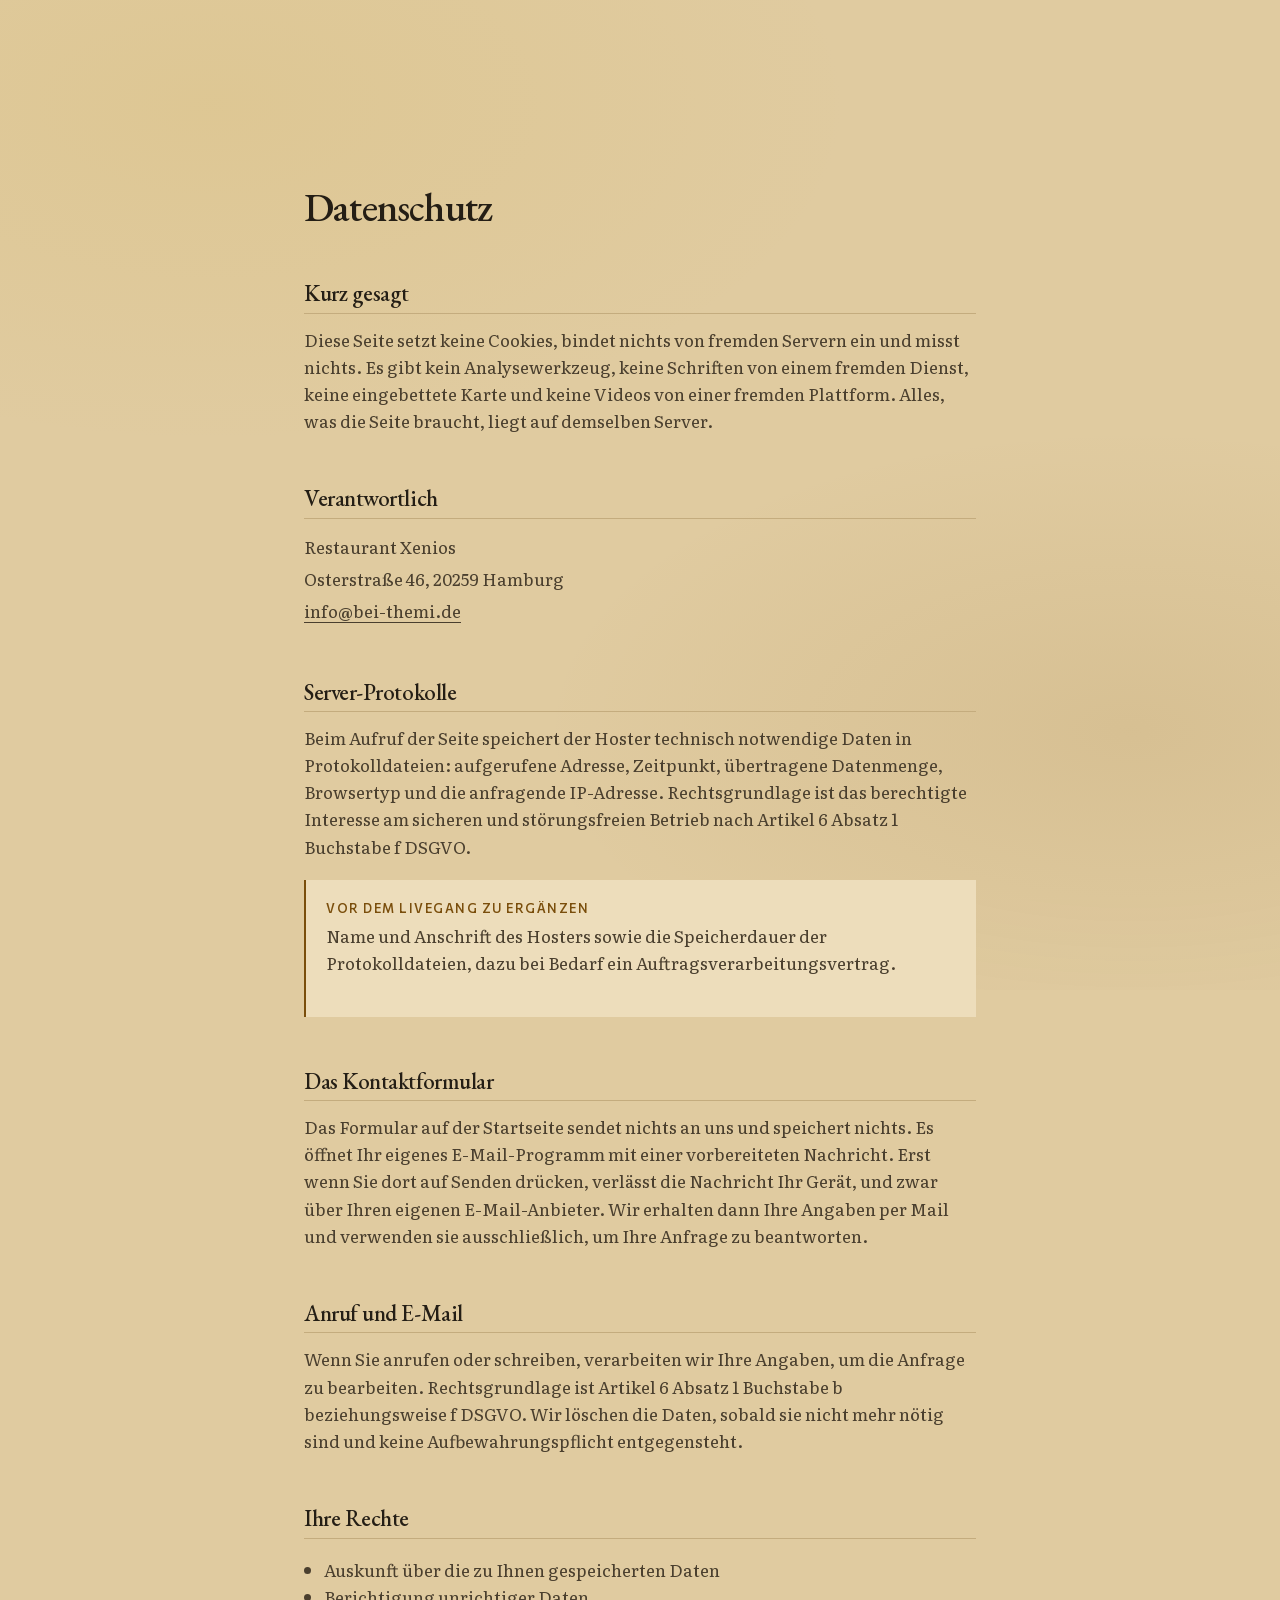
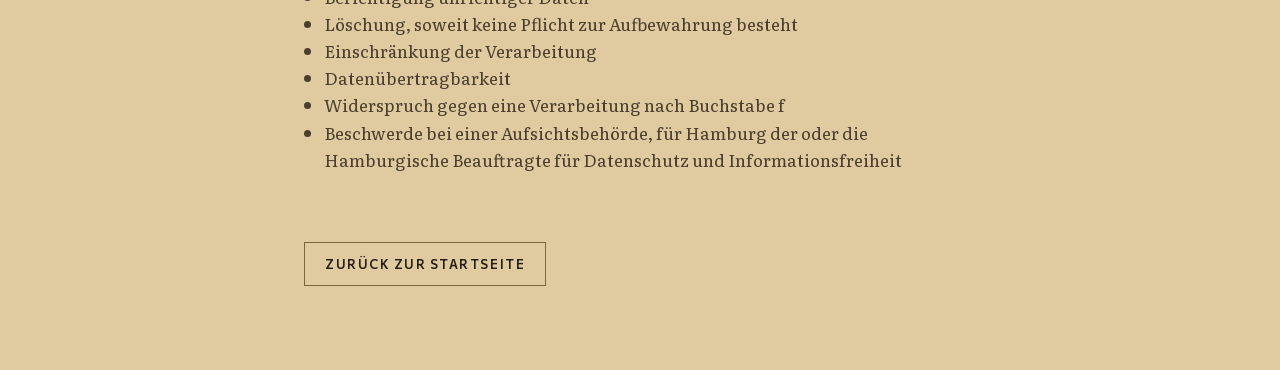
<file: datenschutz.html>
<!DOCTYPE html>
<html lang="de">
<head>
<meta charset="utf-8">
<meta name="viewport" content="width=device-width, initial-scale=1">
<meta name="robots" content="noindex, nofollow">
<meta name="theme-color" content="#141C26">
<link rel="icon" href="data:image/svg+xml,%3Csvg xmlns=%27http://www.w3.org/2000/svg%27 viewBox=%270 0 32 32%27%3E%3Crect width=%2732%27 height=%2732%27 fill=%27%23141C26%27/%3E%3Cpath d=%27M8 8l16 16M24 8L8 24%27 stroke=%27%23C9A227%27 stroke-width=%272.6%27 stroke-linecap=%27square%27/%3E%3C/svg%3E">
<link rel="stylesheet" href="css/fonts.css">
<link rel="stylesheet" href="css/tokens.css">
<link rel="stylesheet" href="css/style.css">
<title>Datenschutz · Xenios, Hamburg</title>
</head>
<body>
<a class="sprungmarke" href="#main">Zum Inhalt springen</a>
<div class="grund" aria-hidden="true"></div>
<main id="main" tabindex="-1" class="blatt">
<div class="blatt__innen">

<h1>Datenschutz</h1>

<h2>Kurz gesagt</h2>
<p>Diese Seite setzt keine Cookies, bindet nichts von fremden Servern ein und
misst nichts. Es gibt kein Analysewerkzeug, keine Schriften von einem fremden
Dienst, keine eingebettete Karte und keine Videos von einer fremden Plattform.
Alles, was die Seite braucht, liegt auf demselben Server.</p>

<h2>Verantwortlich</h2>
<address>
  Restaurant Xenios<br>
  Osterstraße 46, 20259 Hamburg<br>
  <a href="mailto:info@bei-themi.de">info@bei-themi.de</a>
</address>

<h2>Server-Protokolle</h2>
<p>Beim Aufruf der Seite speichert der Hoster technisch notwendige Daten in
Protokolldateien: aufgerufene Adresse, Zeitpunkt, übertragene Datenmenge,
Browsertyp und die anfragende IP-Adresse. Rechtsgrundlage ist das berechtigte
Interesse am sicheren und störungsfreien Betrieb nach Artikel 6 Absatz 1
Buchstabe f DSGVO.</p>

<div class="platzhalter">
  <span class="label">Vor dem Livegang zu ergänzen</span>
  <p>Name und Anschrift des Hosters sowie die Speicherdauer der
  Protokolldateien, dazu bei Bedarf ein Auftragsverarbeitungsvertrag.</p>
</div>

<h2>Das Kontaktformular</h2>
<p>Das Formular auf der Startseite sendet nichts an uns und speichert nichts.
Es öffnet Ihr eigenes E-Mail-Programm mit einer vorbereiteten Nachricht. Erst
wenn Sie dort auf Senden drücken, verlässt die Nachricht Ihr Gerät, und zwar
über Ihren eigenen E-Mail-Anbieter. Wir erhalten dann Ihre Angaben per Mail
und verwenden sie ausschließlich, um Ihre Anfrage zu beantworten.</p>

<h2>Anruf und E-Mail</h2>
<p>Wenn Sie anrufen oder schreiben, verarbeiten wir Ihre Angaben, um die
Anfrage zu bearbeiten. Rechtsgrundlage ist Artikel 6 Absatz 1 Buchstabe b
beziehungsweise f DSGVO. Wir löschen die Daten, sobald sie nicht mehr nötig
sind und keine Aufbewahrungspflicht entgegensteht.</p>

<h2>Ihre Rechte</h2>
<ul>
  <li>Auskunft über die zu Ihnen gespeicherten Daten</li>
  <li>Berichtigung unrichtiger Daten</li>
  <li>Löschung, soweit keine Pflicht zur Aufbewahrung besteht</li>
  <li>Einschränkung der Verarbeitung</li>
  <li>Datenübertragbarkeit</li>
  <li>Widerspruch gegen eine Verarbeitung nach Buchstabe f</li>
  <li>Beschwerde bei einer Aufsichtsbehörde, für Hamburg der oder die
  Hamburgische Beauftragte für Datenschutz und Informationsfreiheit</li>
</ul>

<a class="zurueck knopf" href="index.html">Zurück zur Startseite</a>
</div>
</main>
</body>
</html>
</file>
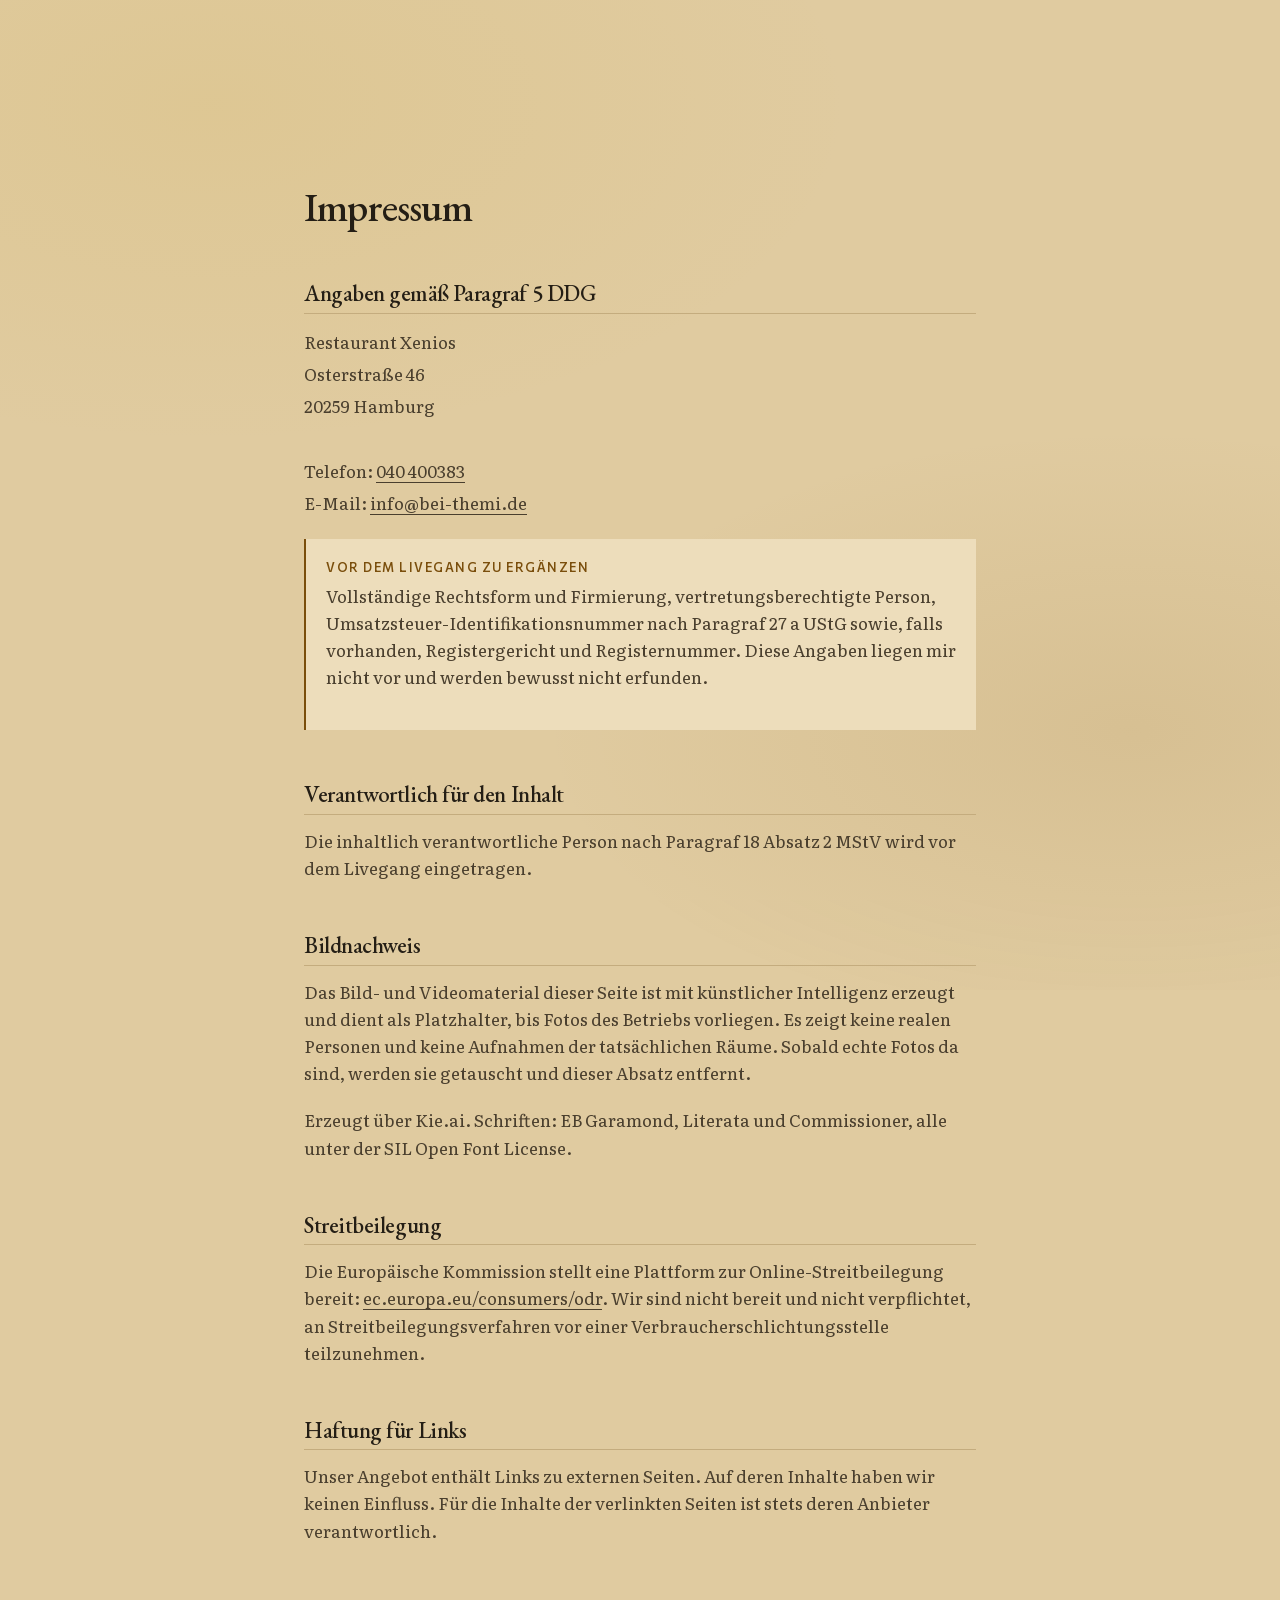
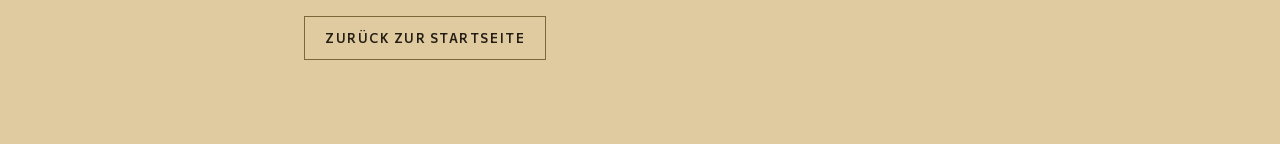
<file: impressum.html>
<!DOCTYPE html>
<html lang="de">
<head>
<meta charset="utf-8">
<meta name="viewport" content="width=device-width, initial-scale=1">
<meta name="robots" content="noindex, nofollow">
<meta name="theme-color" content="#141C26">
<link rel="icon" href="data:image/svg+xml,%3Csvg xmlns=%27http://www.w3.org/2000/svg%27 viewBox=%270 0 32 32%27%3E%3Crect width=%2732%27 height=%2732%27 fill=%27%23141C26%27/%3E%3Cpath d=%27M8 8l16 16M24 8L8 24%27 stroke=%27%23C9A227%27 stroke-width=%272.6%27 stroke-linecap=%27square%27/%3E%3C/svg%3E">
<link rel="stylesheet" href="css/fonts.css">
<link rel="stylesheet" href="css/tokens.css">
<link rel="stylesheet" href="css/style.css">
<title>Impressum · Xenios, Hamburg</title>
</head>
<body>
<a class="sprungmarke" href="#main">Zum Inhalt springen</a>
<div class="grund" aria-hidden="true"></div>
<main id="main" tabindex="-1" class="blatt">
<div class="blatt__innen">

<h1>Impressum</h1>

<h2>Angaben gemäß Paragraf 5 DDG</h2>
<address>
  Restaurant Xenios<br>
  Osterstraße 46<br>
  20259 Hamburg<br><br>
  Telefon: <a href="tel:+4940400383">040 400383</a><br>
  E-Mail: <a href="mailto:info@bei-themi.de">info@bei-themi.de</a>
</address>

<div class="platzhalter">
  <span class="label">Vor dem Livegang zu ergänzen</span>
  <p>Vollständige Rechtsform und Firmierung, vertretungsberechtigte Person,
  Umsatzsteuer-Identifikationsnummer nach Paragraf 27 a UStG sowie, falls
  vorhanden, Registergericht und Registernummer. Diese Angaben liegen mir
  nicht vor und werden bewusst nicht erfunden.</p>
</div>

<h2>Verantwortlich für den Inhalt</h2>
<p>Die inhaltlich verantwortliche Person nach Paragraf 18 Absatz 2 MStV wird
vor dem Livegang eingetragen.</p>

<h2>Bildnachweis</h2>
<p>Das Bild- und Videomaterial dieser Seite ist mit künstlicher Intelligenz
erzeugt und dient als Platzhalter, bis Fotos des Betriebs vorliegen. Es zeigt
keine realen Personen und keine Aufnahmen der tatsächlichen Räume. Sobald
echte Fotos da sind, werden sie getauscht und dieser Absatz entfernt.</p>
<p>Erzeugt über Kie.ai. Schriften: EB Garamond, Literata und Commissioner,
alle unter der SIL Open Font License.</p>

<h2>Streitbeilegung</h2>
<p>Die Europäische Kommission stellt eine Plattform zur Online-Streitbeilegung
bereit: <a href="https://ec.europa.eu/consumers/odr/" rel="noopener">ec.europa.eu/consumers/odr</a>.
Wir sind nicht bereit und nicht verpflichtet, an Streitbeilegungsverfahren vor
einer Verbraucherschlichtungsstelle teilzunehmen.</p>

<h2>Haftung für Links</h2>
<p>Unser Angebot enthält Links zu externen Seiten. Auf deren Inhalte haben wir
keinen Einfluss. Für die Inhalte der verlinkten Seiten ist stets deren
Anbieter verantwortlich.</p>

<a class="zurueck knopf" href="index.html">Zurück zur Startseite</a>
</div>
</main>
</body>
</html>
</file>
<file: css/fonts.css>
/* Schriften lokal, pro Subset, mit unicode-range. Alle drei tragen Griechisch.
   Kursive Schnitte sind entfernt: die Seite benutzt nirgends Kursive, und
   ungenutzte Dateien im Auslieferungsstand sind totes Gewicht. */
/* EB Garamond greek-ext */
@font-face {
  font-family: 'EB Garamond';
  font-style: normal;
  font-weight: 400 700;
  font-display: swap;
  src: url(../assets/fonts/ebgaramond-greek-ext.woff2) format('woff2');
  unicode-range: U+1F00-1FFF;
}

/* EB Garamond greek */
@font-face {
  font-family: 'EB Garamond';
  font-style: normal;
  font-weight: 400 700;
  font-display: swap;
  src: url(../assets/fonts/ebgaramond-greek.woff2) format('woff2');
  unicode-range: U+0370-0377, U+037A-037F, U+0384-038A, U+038C, U+038E-03A1, U+03A3-03FF;
}

/* EB Garamond latin */
@font-face {
  font-family: 'EB Garamond';
  font-style: normal;
  font-weight: 400 700;
  font-display: swap;
  src: url(../assets/fonts/ebgaramond-latin.woff2) format('woff2');
  unicode-range: U+0000-00FF, U+0131, U+0152-0153, U+02BB-02BC, U+02C6, U+02DA, U+02DC, U+0304, U+0308, U+0329, U+2000-206F, U+20AC, U+2122, U+2191, U+2193, U+2212, U+2215, U+FEFF, U+FFFD;
}

/* Literata greek-ext */
@font-face {
  font-family: 'Literata';
  font-style: normal;
  font-weight: 300 600;
  font-display: swap;
  src: url(../assets/fonts/literata-greek-ext.woff2) format('woff2');
  unicode-range: U+1F00-1FFF;
}

/* Literata greek */
@font-face {
  font-family: 'Literata';
  font-style: normal;
  font-weight: 300 600;
  font-display: swap;
  src: url(../assets/fonts/literata-greek.woff2) format('woff2');
  unicode-range: U+0370-0377, U+037A-037F, U+0384-038A, U+038C, U+038E-03A1, U+03A3-03FF;
}

/* Literata latin */
@font-face {
  font-family: 'Literata';
  font-style: normal;
  font-weight: 300 600;
  font-display: swap;
  src: url(../assets/fonts/literata-latin.woff2) format('woff2');
  unicode-range: U+0000-00FF, U+0131, U+0152-0153, U+02BB-02BC, U+02C6, U+02DA, U+02DC, U+0304, U+0308, U+0329, U+2000-206F, U+20AC, U+2122, U+2191, U+2193, U+2212, U+2215, U+FEFF, U+FFFD;
}

/* Commissioner greek */
@font-face {
  font-family: 'Commissioner';
  font-style: normal;
  font-weight: 300 700;
  font-display: swap;
  src: url(../assets/fonts/commissioner-greek.woff2) format('woff2');
  unicode-range: U+0370-0377, U+037A-037F, U+0384-038A, U+038C, U+038E-03A1, U+03A3-03FF;
}

/* Commissioner latin */
@font-face {
  font-family: 'Commissioner';
  font-style: normal;
  font-weight: 300 700;
  font-display: swap;
  src: url(../assets/fonts/commissioner-latin.woff2) format('woff2');
  unicode-range: U+0000-00FF, U+0131, U+0152-0153, U+02BB-02BC, U+02C6, U+02DA, U+02DC, U+0304, U+0308, U+0329, U+2000-206F, U+20AC, U+2122, U+2191, U+2193, U+2212, U+2215, U+FEFF, U+FFFD;
}
</file>
<file: css/tokens.css>
/* ==========================================================================
   Xenios, Hamburg. Die Token.
   Alle Werte sind in KONZEPT.md hergeleitet. Kontraste sind gerechnet,
   nicht geschaetzt. Wer hier etwas aendert, aendert die ganze Seite.
   ========================================================================== */

:root {

  /* --- Farbe -------------------------------------------------------------
     Zwei Orte: draussen die Hamburger Strasse im Novemberdunkel,
     drinnen die gelbe Steinwand. Der Wechsel ist die These.
     Kein reines Schwarz, kein reines Weiss, kein Terracotta.           */

  --nacht:        #141C26;   /* die Strasse, der Hero, die Nachtsektionen */
  --nacht-tief:   #0D141C;   /* Schatten darin, der Fuss                  */
  --stein:        #E0CBA0;   /* die gelbe Steinwand, die grosse Flaeche   */
  --stein-hell:   #EDDDBB;   /* Karten, Formularfelder, helle Zonen       */
  --tinte:        #241E15;   /* Text und Linien auf Stein   10.40:1       */
  --tinte-weich:  #4A3F2E;   /* Sekundaertext auf Stein      6.47:1       */
  --messing:      #7A4E0C;   /* Akzent auf Stein             4.52:1       */
  --messing-hell: #C9A227;   /* derselbe Akzent auf Nacht    7.09:1       */
  --kalk:         #F2E9D6;   /* Text auf Nacht              14.22:1       */
  --kalk-weich:   #BDB098;   /* Sekundaertext auf Nacht      8.03:1       */

  /* Linien. Interaktive Raender brauchen einen eigenen, staerkeren Wert,
     Haarlinien fallen dort sonst durch die 3:1 Pruefung.               */
  --linie:        #C4AC7E;
  --linie-stark:  #7D6739;   /* interaktive Raender          3.41:1       */
  --linie-nacht:  #2E3A48;

  /* --- Schrift -----------------------------------------------------------
     Drei Rollen, alle drei tragen echtes Griechisch. Geprueft, nicht
     angenommen. Lokal als woff2, siehe fonts.css.                      */

  --display: 'EB Garamond', Georgia, 'Times New Roman', serif;
  --body:    'Literata', Georgia, serif;
  --label:   'Commissioner', system-ui, sans-serif;

  /* Leiter, Verhaeltnis 1.333. Sieben Stufen. Freie Zwischengroessen
     gibt es nicht. Die grossen Stufen skalieren fluid.                 */
  --s--1:  0.79rem;
  --s-0:   1.0625rem;                                  /* 17px Basis     */
  --s-1:   1.417rem;
  --s-2:   clamp(1.62rem, 1.35rem + 1.35vw, 1.889rem);
  --s-3:   clamp(2.05rem, 1.62rem + 2.15vw, 2.518rem);
  --s-4:   clamp(2.55rem, 1.85rem + 3.5vw,  3.357rem);
  --s-5:   clamp(3.10rem, 1.90rem + 6.0vw,  4.476rem);
  --s-6:   clamp(3.60rem, 1.60rem + 10.0vw, 7.078rem); /* nur der Hero   */

  --lh-eng:    1.05;
  --lh-kopf:   1.12;
  --lh-text:   1.6;
  --tr-display: -0.02em;
  --tr-label:    0.12em;

  /* --- Raum --------------------------------------------------------------
     Eine Leiter, keine zufaelligen Abstaende.                          */
  --r-1:  0.375rem;
  --r-2:  0.75rem;
  --r-3:  1.25rem;
  --r-4:  2rem;
  --r-5:  3.25rem;
  --r-6:  5.25rem;
  --r-7:  8.5rem;

  --breite:      72rem;   /* der Satzspiegel            */
  --breite-eng:  40rem;   /* Textspalten                */
  --rand:        clamp(1.25rem, 5vw, 4rem);

  /* --- Bewegung ----------------------------------------------------------
     Zwei Kurven, ueberall dieselben. Nichts schnappt.
     Erscheinen laeuft aus, Bewegen laeuft rein und raus.               */
  --ease-aus:  cubic-bezier(0.16, 1, 0.3, 1);
  --ease-beid: cubic-bezier(0.65, 0, 0.35, 1);
  --t-schnell: 140ms;
  --t-ui:      200ms;
  --t-ruhig:   420ms;

  /* Der Textschatten fuer alles, was ueber dem Film steht.
     Drei Lagen: harte Kante, mittlerer Schein, weiter Abfall.          */
  --tschatten:
      0 1px 2px  rgba(5, 8, 14, 0.95),
      0 3px 12px rgba(5, 8, 14, 0.78),
      0 10px 44px rgba(5, 8, 14, 0.80);
}

/* ==========================================================================
   Grundlage
   ========================================================================== */

*, *::before, *::after { box-sizing: border-box; }

html {
  /* clip erst nach hidden, hidden allein laesst die Seite noch
     seitwaerts schieben. Beides an html UND body.                      */
  overflow-x: hidden;
  overflow-x: clip;
  -webkit-text-size-adjust: 100%;
  scroll-behavior: smooth;
}

body {
  overflow-x: hidden;
  overflow-x: clip;
  margin: 0;
  background: var(--stein);
  color: var(--tinte);
  font-family: var(--body);
  font-size: var(--s-0);
  line-height: var(--lh-text);
  font-optical-sizing: auto;
  -webkit-font-smoothing: antialiased;
  text-rendering: optimizeLegibility;
  hyphens: auto;              /* deutsche Komposita, mit lang="de"      */
}

@media (prefers-reduced-motion: reduce) {
  html { scroll-behavior: auto; }
}

h1, h2, h3 {
  font-family: var(--display);
  font-weight: 500;
  line-height: var(--lh-kopf);
  letter-spacing: var(--tr-display);
  margin: 0;
  text-wrap: balance;
  /* Ueberschriften brechen nie mitten im Wort. Bei grossen Graden sieht
     eine getrennte Zeile wie ein Fehler aus, nicht wie Satz. Der
     Fliesstext behaelt hyphens:auto, dort hilft es bei Komposita. */
  hyphens: none;
}

p { margin: 0 0 var(--r-3); max-width: 68ch; }

/* Die Zeilenlaenge sitzt am Textelement selbst, nie am Container:
   ch loest gegen die geerbte Schrift auf, ein Container misst also
   in der falschen Schrift.                                             */

a { color: inherit; }

/* Das Label, die dritte Rolle. Versalien, weite Laufweite,
   tabellarische Ziffern fuer Preise und Uhrzeiten.                     */
.label {
  font-family: var(--label);
  font-weight: 550;
  font-size: var(--s--1);
  letter-spacing: var(--tr-label);
  text-transform: uppercase;
  font-variant-numeric: tabular-nums;
  line-height: 1.3;
}

/* Griechisch bekommt lang="el", damit Trennung und Vorlesen stimmen.   */
[lang="el"] { hyphens: none; }

/* --- Zugaenglichkeit ----------------------------------------------------- */

.nur-fuer-screenreader {
  position: absolute; width: 1px; height: 1px;
  padding: 0; margin: -1px; overflow: hidden;
  clip-path: inset(50%); white-space: nowrap; border: 0;
}

.sprungmarke {
  position: absolute; left: var(--rand); top: 0;
  transform: translateY(-120%);
  z-index: 999;
  background: var(--stein-hell); color: var(--tinte);
  padding: var(--r-2) var(--r-3);
  border: 1px solid var(--linie-stark);
  transition: transform var(--t-ui) var(--ease-aus);
}
.sprungmarke:focus { transform: translateY(0); }

:focus-visible {
  outline: 2px solid var(--messing);
  outline-offset: 3px;
  border-radius: 1px;
}
.auf-nacht :focus-visible { outline-color: var(--messing-hell); }

/* Grobe Zeiger brauchen 44px, ohne dass das Layout kippt.
   Nie display umstellen, ohne die Ausrichtung neu zu setzen.           */
@media (pointer: coarse) {
  .knopf, .tel {
    min-height: 44px;
    display: inline-flex;
    align-items: center;
    justify-content: center;
  }
}

/* Alles pausiert, wenn der Tab weg ist. animation-play-state vererbt
   nicht, deshalb muss die Regel jedes Element und jedes Pseudo direkt
   treffen.                                                             */
body.pausiert *,
body.pausiert *::before,
body.pausiert *::after { animation-play-state: paused !important; }
</file>
<file: css/style.css>
/* ==========================================================================
   Xenios, Hamburg. Die Gestaltung.
   Token liegen in tokens.css, Schriften in fonts.css.
   ========================================================================== */

/* --- Der Grund -----------------------------------------------------------
   Eine feste Ebene hinter allem. Sehr feines Korn und ein sehr langsamer
   Waermeverlauf, damit Scrollen sich anfuehlt wie eine Bewegung durch einen
   Ort und nicht wie Vorbeiziehen an gestapelten Kaesten.               */

.grund {
  position: fixed; inset: 0; z-index: -1;
  background: var(--stein);
  pointer-events: none;
}
.grund::after {
  content: ""; position: absolute; inset: -10%;
  background:
    radial-gradient(60% 45% at 22% 18%, rgba(201,162,39,.10), transparent 70%),
    radial-gradient(55% 40% at 82% 76%, rgba(122,78,12,.09), transparent 70%);
  animation: grund-drift 96s var(--ease-beid) -24s infinite alternate;
}
@keyframes grund-drift {
  from { transform: translate3d(-1.5%, -1%, 0) scale(1.02); }
  to   { transform: translate3d(1.5%, 1.4%, 0) scale(1.06); }
}

/* --- Wiederkehrende Bauteile --------------------------------------------- */

.gross { font-size: var(--s-4); }

.eyebrow {
  color: var(--messing);
  margin: 0 0 var(--r-2);
}
.auf-nacht .eyebrow { color: var(--messing-hell); }

.marken {
  display: flex; flex-wrap: wrap; gap: var(--r-2) var(--r-4);
  list-style: none; margin: var(--r-4) 0 0; padding: 0;
  color: var(--tinte-weich);
}
.marken li { position: relative; padding-left: 1.1em; }
.marken li::before {
  content: ""; position: absolute; left: 0; top: .52em;
  width: .6em; height: 1px; background: var(--linie-stark);
}

.knopf {
  display: inline-block;
  font-family: var(--label);
  font-weight: 600; font-size: var(--s--1);
  letter-spacing: var(--tr-label); text-transform: uppercase;
  padding: .85em 1.6em;
  border: 1px solid var(--linie-stark);
  background: transparent; color: var(--tinte);
  cursor: pointer;
  text-decoration: none;
  transition: background var(--t-ui) var(--ease-aus),
              color var(--t-ui) var(--ease-aus),
              border-color var(--t-ui) var(--ease-aus);
}
.knopf:hover { background: var(--tinte); color: var(--stein-hell); border-color: var(--tinte); }

.knopf--hell {
  background: var(--messing-hell); color: var(--nacht-tief);
  border-color: var(--messing-hell);
  text-shadow: none;             /* auf Knoepfen liest ein Schatten als Schmutz */
}
.knopf--hell:hover { background: var(--kalk); border-color: var(--kalk); color: var(--nacht-tief); }

.tel { text-decoration: none; }

/* ==========================================================================
   Der Kopf
   ========================================================================== */

.kopf {
  position: fixed; top: 0; left: 0; right: 0; z-index: 40;
  display: flex; align-items: center; gap: var(--r-4);
  padding: var(--r-3) var(--rand);
  color: var(--kalk);
  transition: background var(--t-ruhig) var(--ease-aus),
              color var(--t-ruhig) var(--ease-aus),
              border-color var(--t-ruhig) var(--ease-aus);
  border-bottom: 1px solid transparent;
}
.kopf::before {
  content: ""; position: absolute; inset: 0; z-index: -1;
  background: linear-gradient(to bottom, rgba(13,20,28,.72), rgba(13,20,28,0));
  transition: opacity var(--t-ruhig) var(--ease-aus);
}
/* Auf dem hellen Teil der Seite dreht der Kopf um. */
body.kopf-hell .kopf {
  color: var(--tinte);
  background: rgba(224,203,160,.88);
  backdrop-filter: blur(10px);
  border-bottom-color: var(--linie);
}
body.kopf-hell .kopf::before { opacity: 0; }

.kopf__marke { display: flex; align-items: baseline; gap: .6em; text-decoration: none; }
.kopf__name { font-family: var(--display); font-size: var(--s-1); letter-spacing: -.01em; }
.kopf__gr { opacity: .72; }

.kopf__liste {
  display: flex; gap: var(--r-4); list-style: none; margin: 0 auto 0 var(--r-4); padding: 0;
  font-family: var(--label); font-size: var(--s--1);
  letter-spacing: .06em;
}
.kopf__liste a { text-decoration: none; position: relative; padding-block: .35em; }
.kopf__liste a::after {
  content: ""; position: absolute; left: 0; right: 0; bottom: 0; height: 1px;
  background: currentColor; transform: scaleX(0); transform-origin: left;
  transition: transform var(--t-ui) var(--ease-aus);
}
.kopf__liste a:hover::after { transform: scaleX(1); }

.kopf__tel { white-space: nowrap; }

@media (max-width: 860px) {
  .kopf__liste { display: none; }
  .kopf__tel { margin-left: auto; }
}

/* ==========================================================================
   DER HERO
   Eine hohe angeheftete Strecke, darin eine klebende Buehne.
   Hoehe in Scrollstrecke gedacht, nicht in Sekunden: rund 400vh je
   6 Sekunden Material, bei drei Segmenten also etwa 1000vh.
   ========================================================================== */

.hero { position: relative; height: 1000vh; }

.buehne {
  position: sticky; top: 0;
  height: 100svh; min-height: 100vh;
  overflow: hidden;
  background: var(--nacht-tief);
  color: var(--kalk);
  isolation: isolate;
}

.poster, #film {
  position: absolute; inset: 0;
  width: 100%; height: 100%;
  object-fit: cover;
}
.poster {
  background-size: cover; background-position: center;
  z-index: 0;
}
#film {
  z-index: 1;
  opacity: 0;
  transition: opacity 520ms var(--ease-aus);
  /* eigene Compositor-Ebene, damit das Neuzeichnen des Films nicht die
     restliche Seite mitzieht */
  will-change: transform;
  transform: translateZ(0);
}
.buehne.film-bereit #film { opacity: 1; }
.buehne.film-aus #film { display: none; }

/* 1. Der globale Scrim. Immer an, damit kein Frame je roh dasteht. */
.scrim {
  position: absolute; inset: 0; z-index: 2; pointer-events: none;
  background: radial-gradient(ellipse 120% 92% at 50% 46%,
              rgba(10,14,22,0) 34%, rgba(10,14,22,.60) 100%);
}

/* Der Ladering. Ehrlich, und er bleibt nie haengen: der Wachhund in
   hero.js tauscht ihn nach 20 Sekunden ohne Fortschritt gegen den Wink. */
.ring {
  position: absolute; z-index: 6;
  left: 50%; bottom: var(--r-5); transform: translateX(-50%) rotate(-90deg);
  width: 30px; height: 30px; color: var(--kalk-weich);
  transition: opacity var(--t-ruhig) var(--ease-aus);
}
.ring circle { transition: stroke-dashoffset 120ms linear; }
.buehne.film-bereit .ring, .buehne.film-aus .ring { opacity: 0; }

.wink {
  position: absolute; z-index: 6; left: 50%; bottom: var(--r-5);
  transform: translateX(-50%);
  opacity: 0; transition: opacity var(--t-ruhig) var(--ease-aus);
}
.wink span {
  display: block; width: 11px; height: 11px;
  border-right: 1.4px solid var(--kalk-weich);
  border-bottom: 1.4px solid var(--kalk-weich);
  transform: rotate(45deg);
  animation: wink-tupf 2.6s var(--ease-beid) -.6s infinite;
}
.buehne.film-aus .wink { opacity: 1; }
@keyframes wink-tupf {
  0%, 100% { transform: rotate(45deg) translate(0, 0); opacity: .5; }
  50%      { transform: rotate(45deg) translate(3px, 3px); opacity: 1; }
}

/* --- Die Baender ---------------------------------------------------------
   Jedes Band besitzt einen Abschnitt des Scrollfortschritts. Die Deckkraft
   und die Variable --k schreibt hero.js, und zwar nur bei Aenderung.     */

.baender { position: absolute; inset: 0; z-index: 4; pointer-events: none; }

.band {
  position: absolute;
  opacity: 0;
  text-shadow: var(--tschatten);
  max-width: min(30rem, 34vw);
}
.band .knopf { text-shadow: none; }

/* 2. Der Band-Scrim, zweiseitig.
   Die Mittelbahn gehoert dem Weg zum Tisch und bleibt hell. Deshalb sitzt
   die Ellipse auf der jeweiligen Spalte, nicht quer ueber die Mitte. */
/* Die Scrims der Baender liegen als eigene Ebenen auf der Buehne und
   laufen vom Bildrand nach innen aus.

   Vorher hingen sie als Ellipse am Textkasten. Eine begrenzte Ellipse hat
   aber immer eine Kante, und die las sich als dunkler Kasten hinter der
   Schrift. Ein Verlauf, der am Bildrand anfaengt, kann keine Kante zeigen,
   weil sein dunkles Ende ausserhalb liegt. Die Mittelbahn bleibt hell,
   weil die seitlichen Verlaeufe vorher auslaufen. */
.bandscrim {
  position: absolute; inset: 0; z-index: 3;
  pointer-events: none; opacity: 0;
}
.bandscrim--links {
  background: linear-gradient(to right,
    rgba(6,9,15,.88) 0%, rgba(6,9,15,.85) 24%, rgba(6,9,15,.68) 38%,
    rgba(6,9,15,.30) 52%, rgba(6,9,15,0) 66%);
}
.bandscrim--rechts {
  background: linear-gradient(to left,
    rgba(6,9,15,.88) 0%, rgba(6,9,15,.85) 24%, rgba(6,9,15,.68) 38%,
    rgba(6,9,15,.30) 52%, rgba(6,9,15,0) 66%);
}
.bandscrim--settle {
  background: linear-gradient(to bottom,
    rgba(6,9,15,.90) 0%, rgba(6,9,15,.85) 24%, rgba(6,9,15,.62) 42%,
    rgba(6,9,15,.24) 58%, rgba(6,9,15,0) 72%);
}

.band--links  { left: var(--rand); top: 50%; transform: translateY(-50%); }
.band--rechts { right: var(--rand); top: 50%; transform: translateY(-50%); text-align: right; }
/* Der Schlusstext steht OBEN, nicht unten.
   Das Schlussbild liefert den gedeckten Tisch mittig-tief, und der Tisch ist
   das Beweisstueck. Text darunter wuerde ihn verdecken. Oben auf der
   Steinwand misst der schlechteste Pixel ausserdem 5.78:1 statt 4.99:1.
   Das Bild hat hier das Layout korrigiert, nicht umgekehrt. */
.band--settle {
  left: 50%; top: 17vh; transform: translateX(-50%);
  text-align: center; max-width: min(46rem, 82vw);
}

.band__eyebrow { color: var(--messing-hell); margin: 0 0 var(--r-2); }
.band__zeile {
  font-family: var(--display); font-weight: 500;
  font-size: var(--s-4); line-height: var(--lh-eng);
  letter-spacing: var(--tr-display);
  margin: 0; max-width: none;
}
.band__zeile--gross { font-size: var(--s-5); }
.band__klein, .band__sub {
  margin: var(--r-3) 0 0; color: var(--kalk-weich);
  font-size: var(--s-0); max-width: 42ch;
}
.band--rechts .band__klein { margin-left: auto; }
.band--settle .band__sub { margin-left: auto; margin-right: auto; }
.band__cta { margin: var(--r-4) 0 0; }
.band__cta .knopf { pointer-events: auto; }

/* --- Die Auftritte -------------------------------------------------------
   Ein eigener Auftritt pro Beat, und jeder echot, was der Film in dem
   Moment tut. Alles laeuft nur ueber transform und opacity und haengt an
   der Variable --k, die das Band beim Scrollen bekommt. Alles umkehrbar.
   Die Zeichen- und Wortspans setzt hero.js beim Laden.                  */

.w { display: inline-block; white-space: pre; }
.c { display: inline-block; will-change: transform, opacity; }

/* (a) tiefe: die Zeile waechst leicht auf die Kamera zu.
       Echot den Vorwaertsschub auf die Tuer. */
[data-auftritt="tiefe"] .band__zeile {
  transform: scale(calc(.86 + .14 * var(--k, 0)));
  transform-origin: left center;
  opacity: var(--k, 0);
}
.band--rechts[data-auftritt="tiefe"] .band__zeile { transform-origin: right center; }

/* (b) schaerfe: zwei Kopien, die weiche blendet aus, die scharfe kommt.
       Echot das Scharfwerden nach der Schwelle.
       Der Weichzeichner ist statisch, animiert wird nur die Deckkraft. */
[data-auftritt="schaerfe"] .band__zeile { position: relative; opacity: var(--k, 0); }
[data-auftritt="schaerfe"] .band__zeile::after {
  content: attr(data-echo);
  position: absolute; inset: 0;
  filter: blur(9px);
  opacity: calc(1 - var(--k, 0));
  pointer-events: none;
}

/* (c) raster: Zeichen fahren in Leserichtung seitlich ein.
       Echot die Steinwand, die seitlich durchs Bild zieht. */
[data-auftritt="raster"] .c {
  --kc: clamp(0, (var(--k, 0) - var(--th, 0)) * 2.6, 1);
  opacity: var(--kc);
  transform: translateX(calc((1 - var(--kc)) * var(--jx, 0px)));
}

/* (d) schlag: Wortsprung mit Ueberschwingen.
       Echot den Aufschlag von Brot auf Holz. */
[data-auftritt="schlag"] .w {
  --kc: clamp(0, (var(--k, 0) - var(--th, 0)) * 3, 1);
  --ks: clamp(0, (var(--k, 0) - var(--th, 0) - var(--sd, .1)) * var(--ss, 3.2), 1);
  opacity: var(--kc);
  transform: scale(calc(.62 + (.38 + var(--ov, .12)) * var(--kc) - var(--ov, .12) * var(--ks)));
}
[data-auftritt="schlag"] .em .w,
[data-auftritt="schlag"] .w.em { --ov: .24; --sd: .16; --ss: 2.6; }

/* (e) ankunft: Woerter steigen in Leserichtung auf, dann die Subline,
       dann der Knopf. Drei Ankuenfte in einem Band, passend dazu, dass
       die Fahrt zur Ruhe kommt. */
[data-auftritt="ankunft"] .band__zeile .w {
  --kc: clamp(0, (var(--k, 0) - var(--th, 0)) * 2.8, 1);
  opacity: var(--kc);
  transform: translateY(calc((1 - var(--kc)) * 22px));
}
[data-auftritt="ankunft"] .band__sub {
  --ks: clamp(0, (var(--k, 0) - .66) * 4, 1);
  opacity: var(--ks);
  transform: translateY(calc((1 - var(--ks)) * 12px));
}
[data-auftritt="ankunft"] .band__cta {
  --kb: clamp(0, (var(--k, 0) - .78) * 5, 1);
  opacity: var(--kb);
  transform: translateY(calc((1 - var(--kb)) * 12px));
}

/* --- Der Static-Hero -----------------------------------------------------
   Ein entworfenes Layout, kein Notbehelf. Sichtbar unter genau den fuenf
   Bedingungen, die auch hero.js prueft, zeichengenau gleich.            */

/* Der Textblock steht auf ALLEN Schirmen unten, denn unten liegt im Bild
   das nasse Pflaster und damit die ruhige Zone, waehrend die warme Tuer
   darueber sichtbar bleibt. Stand er oben, sass er auf einem Tablet
   mitten im Tuerlicht und war mit 1.22:1 unlesbar. */
.ruhehero {
  position: absolute; inset: auto var(--rand) 10vh; z-index: 5;
  display: none; text-align: left;
  max-width: 34rem;
  text-shadow: var(--tschatten);
}
/* Der Scrim haengt am Textkasten und wandert mit ihm. Ein Verlauf ueber
   die ganze Bildhoehe sitzt je nach Schirmhoehe woanders, und auf einem
   kurzen Handy landet die Schrift dann auf einer hellen Stelle. */
.ruhehero::before {
  content: ""; position: absolute; inset: -16% -12% -26% -14%;
  z-index: -1; pointer-events: none;
  background: radial-gradient(ellipse 64% 58% at 42% 52%,
              rgba(5,8,14,.82) 0%, rgba(5,8,14,.78) 48%,
              rgba(5,8,14,.46) 72%, rgba(5,8,14,0) 100%);
}
.ruhehero__titel {
  font-family: var(--display); font-weight: 500;
  font-size: var(--s-3); line-height: var(--lh-kopf);
  letter-spacing: var(--tr-display); margin: 0;
  hyphens: none;          /* nie mitten im Wort brechen */
  text-wrap: balance;
}
/* Auf schmalen Schirmen sitzt der Block unten, ueber dem nassen Pflaster,
   nicht mittig ueber der hellen Tuer. */
@media (max-width: 560px) {
  .ruhehero__titel { font-size: var(--s-2); }
}
.ruhehero__sub { margin: var(--r-3) 0 var(--r-4); color: var(--kalk-weich); }
.ruhehero .knopf { text-shadow: none; }

/* ==========================================================================
   Hochformat MIT Fahrt.
   Handys bekommen die Kamerafahrt jetzt auch, nur als eigene, schmalere
   und leichtere Datei. Der Text steht dabei unten, weil dort im Bild die
   ruhige Zone liegt, und er steht ueber die ganze Breite statt seitlich.
   ========================================================================== */

@media (orientation: portrait) and (max-width: 1024px) and (prefers-reduced-motion: no-preference) {
  /* Die Strecke ist kuerzer als quer, weil im Hochformat weniger Text je
     Bildschirm steht. Bei 640vh blieb Band 1 aber nur vier normale Flicks
     lesbar, gefordert sind fuenf bis sechs. Also mehr Strecke statt
     kuerzerer Rampen: das Stauchen der Rampen loest so etwas nie. */
  .hero { height: 830vh; }

  .band--links, .band--rechts, .band--settle {
    left: var(--rand); right: var(--rand);
    top: auto; bottom: 13vh;
    transform: none;
    max-width: none;
    text-align: left;
  }
  .band--rechts .band__klein { margin-left: 0; }
  .band--settle .band__sub { margin-left: 0; margin-right: 0; }
  .band__zeile { font-size: var(--s-2); }
  .band__zeile--gross { font-size: var(--s-3); }
  .band__klein, .band__sub { font-size: var(--s--1); }

  /* Ein Verlauf von unten fuer alle drei Ebenen: im Hochformat steht der
     Text immer unten, also kommt die Abdunklung immer von dort. */
  .bandscrim--links, .bandscrim--rechts, .bandscrim--settle {
    background: linear-gradient(to top,
      rgba(6,9,15,.92) 0%, rgba(6,9,15,.88) 18%, rgba(6,9,15,.64) 36%,
      rgba(6,9,15,.24) 54%, rgba(6,9,15,0) 70%);
  }
}

/* ==========================================================================
   Der Static-Hero.
   Nur noch dort, wo Bewegung nicht gewuenscht ist oder wirklich kein Platz
   dafuer bleibt. Frueher fiel jedes Handy hierunter, und dann war auf dem
   Handy ueberhaupt keine Bewegung zu sehen.
   Diese Abfragen stehen zeichengenau genauso in hero.js.
   ========================================================================== */

@media (prefers-reduced-motion: reduce),
       (orientation: landscape) and (pointer: coarse) and (max-height: 560px) {
  .hero    { height: 100svh; }
  .baender, .bandscrim { display: none; }
  .ring, .wink { display: none; }
  .ruhehero { display: block; }
  #film { display: none; }

  .buehne {
    background:
      linear-gradient(to bottom,
        rgba(13,20,28,.26) 0%, rgba(13,20,28,.08) 34%,
        rgba(13,20,28,.48) 72%, rgba(13,20,28,.70) 100%),
      url('../assets/video/hero-hoch.jpg') center 38% / cover no-repeat,
      var(--nacht-tief);
  }
  .scrim { display: none; }
}

/* Flache Fenster ohne Handy: Scrub bleibt, aber die kleinen Einblendungen
   haben keinen Platz. */
@media (max-height: 560px) and (pointer: fine) {
  .ring, .wink { display: none; }
}

/* ==========================================================================
   OSTERSTRASSE 46
   ========================================================================== */

.haus { padding: var(--r-7) var(--rand); }
.haus__innen { max-width: var(--breite); margin: 0 auto; }
.haus__text p {
  font-size: var(--s-1); max-width: 42ch; margin-top: var(--r-4);
  hyphens: none;
}

@media (min-width: 900px) {
  .haus__innen {
    display: grid; grid-template-columns: 1fr 1fr; gap: var(--r-6);
    align-items: start;
  }
  .haus .eyebrow, .haus__titel, #haus-titel { grid-column: 1; }
  .haus__text { grid-column: 2; grid-row: 1 / span 3; }
  .haus__text p { margin-top: 0; }
  .marken { grid-column: 1; }
}

/* ==========================================================================
   ERST DAS BROT. Drei gleichwertige Plaetze.
   Bewusst ein anderes Skelett als die Sektion darueber.
   ========================================================================== */

.brot {
  padding: var(--r-7) var(--rand);
  background: var(--stein-hell);
  border-block: 1px solid var(--linie);
}
.brot__kopf { max-width: var(--breite); margin: 0 auto var(--r-6); text-align: center; }
.brot__lead {
  max-width: 56ch; margin-inline: auto; font-size: var(--s-1);
  hyphens: none;
}

.dreier {
  max-width: var(--breite); margin: 0 auto; padding: 0;
  list-style: none;
  display: grid; gap: var(--r-4);
  grid-template-columns: repeat(auto-fit, minmax(15rem, 1fr));
  counter-reset: dreier;
}
.dreier figure { margin: 0; }
.dreier__bild {
  display: block; width: 100%; height: auto;
  aspect-ratio: 4 / 5; object-fit: cover;
  background: var(--stein);
  border: 1px solid var(--linie);
}
.dreier figcaption {
  margin-top: var(--r-3);
  color: var(--tinte-weich); font-size: var(--s-0); max-width: 34ch;
}
.dreier figcaption .label { display: block; color: var(--messing); margin-bottom: .3em; }

/* ==========================================================================
   DIE KARTE. Ein Bauteil, identisch wiederholt.
   ========================================================================== */

.karte { padding: var(--r-7) var(--rand); }
.karte__kopf { max-width: var(--breite); margin: 0 auto var(--r-6); }
.karte__lead { color: var(--tinte-weich); max-width: 46ch; }

.karte__spalten {
  max-width: var(--breite); margin: 0 auto;
  columns: 3 18rem; column-gap: var(--r-5);
}
.gang { break-inside: avoid; margin-bottom: var(--r-5); }
.gang__titel {
  font-size: var(--s-1);
  padding-bottom: var(--r-1);
  border-bottom: 1px solid var(--linie-stark);
  margin-bottom: var(--r-2);
}
.gang__titel + .posten { margin-top: 0; }
.gang .gang__titel:not(:first-child) { margin-top: var(--r-4); }

.posten { list-style: none; margin: 0 0 0; padding: 0; }
.posten li {
  display: flex; align-items: baseline; gap: .6em;
  padding: .38em 0;
  border-bottom: 1px solid rgba(196,172,126,.42);
}
.posten li:last-child { border-bottom: 0; }
.posten__name { flex: 1 1 auto; }
.posten__preis { flex: 0 0 auto; color: var(--tinte-weich); letter-spacing: .04em; }

.karte__fuss {
  max-width: var(--breite); margin: var(--r-4) auto 0;
  color: var(--tinte-weich);
}

/* ==========================================================================
   DER KELLER. Eine Zahl, die fuer sich spricht.
   ========================================================================== */

.keller {
  padding: var(--r-7) var(--rand);
  background: var(--nacht); color: var(--kalk);
  position: relative; overflow: hidden;
}
.keller__innen { max-width: var(--breite); margin: 0 auto; }
.keller__zahl {
  font-size: var(--s-5); line-height: var(--lh-eng);
  max-width: 14ch;
  text-wrap: balance;
}
/* Ziffer und Wort gehoeren zusammen, sonst steht die 20 allein am
   Zeilenende und Sorten Ouzo faengt neu an. */
.keller__paar { white-space: nowrap; }
.keller__ziffer { color: var(--messing-hell); font-variant-numeric: tabular-nums; }
.keller__text {
  margin-top: var(--r-4); color: var(--kalk-weich);
  font-size: var(--s-1); max-width: 44ch;
}

/* ==========================================================================
   DER LANGE TISCH. Wieder ein anderes Skelett.
   ========================================================================== */

.tisch { padding: var(--r-7) var(--rand); }
.tisch__text p { max-width: 44ch; hyphens: none; }
.tisch__bild {
  display: block; width: 100%; height: auto;
  aspect-ratio: 16 / 10; object-fit: cover;
  background: var(--stein-hell);
  border: 1px solid var(--linie);
}
@media (min-width: 900px) {
  .tisch {
    display: grid; gap: var(--r-6);
    grid-template-columns: minmax(0, 26rem) minmax(0, 1fr);
    align-items: center;
    max-width: calc(var(--breite) + 2 * var(--rand)); margin-inline: auto;
  }
}

/* ==========================================================================
   DIE ZEITEN
   ========================================================================== */

.zeiten {
  padding: var(--r-7) var(--rand);
  background: var(--stein-hell);
  border-block: 1px solid var(--linie);
}
.zeiten__innen { max-width: 40rem; margin: 0 auto; }
.woche { width: 100%; border-collapse: collapse; margin-top: var(--r-5); }
.woche th, .woche td {
  text-align: left; padding: .72em 0;
  border-bottom: 1px solid rgba(196,172,126,.5);
  font-weight: 400;
}
.woche td { text-align: right; color: var(--tinte-weich); }
.woche tr[data-heute] th, .woche tr[data-heute] td { color: var(--tinte); }
.woche tr[data-heute] th { position: relative; padding-left: 1.4em; }
/* Die Marke fuer heute ist ein eigener Strich, nicht nur eine Farbe. */
.woche tr[data-heute] th::before {
  content: ""; position: absolute; left: 0; top: 50%;
  width: .85em; height: 2px; background: var(--messing);
  transform: translateY(-50%);
}
.zeiten__hinweis { margin-top: var(--r-4); color: var(--tinte-weich); }

/* ==========================================================================
   IHR PLATZ. Der Mitmach-Moment und der Call to Action.
   ========================================================================== */

.platz {
  padding: var(--r-7) var(--rand);
  background: var(--nacht); color: var(--kalk);
}
.platz__innen {
  max-width: var(--breite); margin: 0 auto;
  display: grid; gap: var(--r-6);
}
@media (min-width: 900px) {
  .platz__innen { grid-template-columns: 1fr 1fr; align-items: center; }
}
.platz__text {
  color: var(--kalk-weich); max-width: 44ch; margin-top: var(--r-3);
  hyphens: none;
}

/* Das Gedeck. Die Teile sitzen, waehrend gehalten wird. */
.gedeck { margin-top: var(--r-5); }
.gedeck__zeichnung {
  width: 100%; max-width: 20rem; height: auto;
  color: var(--messing-hell);
  display: block; margin-bottom: var(--r-4);
}
.g-teil {
  opacity: .17;
  transform: translateY(14px);
  transition: opacity 300ms var(--ease-aus), transform 380ms var(--ease-aus);
}
.gedeck[data-stufe="1"] .g-teil[data-teil="1"],
.gedeck[data-stufe="2"] .g-teil[data-teil="1"],
.gedeck[data-stufe="2"] .g-teil[data-teil="2"],
.gedeck[data-stufe="3"] .g-teil[data-teil="1"],
.gedeck[data-stufe="3"] .g-teil[data-teil="2"],
.gedeck[data-stufe="3"] .g-teil[data-teil="3"],
.gedeck[data-stufe="4"] .g-teil { opacity: 1; transform: translateY(0); }

.gedeck__knopf { position: relative; overflow: hidden; color: var(--kalk); border-color: var(--linie-nacht); }
.gedeck__knopf:hover { background: transparent; color: var(--kalk); border-color: var(--messing-hell); }
.gedeck__fuellung {
  position: absolute; inset: 0; transform-origin: left;
  transform: scaleX(var(--f, 0));
  background: var(--messing-hell); opacity: .22;
  pointer-events: none;
}
.gedeck__label { position: relative; }
.gedeck__hinweis { margin: var(--r-2) 0 0; color: var(--kalk-weich); }
.gedeck[data-fertig] .gedeck__knopf { border-color: var(--messing-hell); }

/* Der Call to Action steht immer voll da. Wer anrufen will, soll anrufen,
   ohne vorher etwas gedeckt zu haben. Verdient wird eine eigene Zeile,
   nicht der Zugang zur Telefonnummer. */
.verdient {
  margin: 0 0 var(--r-3);
  color: var(--messing-hell);
  opacity: 0; transform: translateY(8px);
  transition: opacity var(--t-ruhig) var(--ease-aus),
              transform var(--t-ruhig) var(--ease-aus);
}
.platz__rechts.an .verdient { opacity: 1; transform: none; }

.ruf { margin-bottom: var(--r-5); }
.ruf__vor { color: var(--messing-hell); margin: 0 0 var(--r-2); }
.ruf__nummer {
  font-family: var(--display); font-size: var(--s-5);
  line-height: 1; letter-spacing: -.02em;
  display: inline-block;
}
.ruf__nach { margin: var(--r-2) 0 0; color: var(--kalk-weich); }

.formular { border-top: 1px solid var(--linie-nacht); padding-top: var(--r-4); }
.formular__vor { color: var(--kalk-weich); margin-bottom: var(--r-3); }
.feld { margin-bottom: var(--r-3); }
.feld--halb { display: grid; gap: var(--r-3); grid-template-columns: 1fr 1fr; }
.feld label {
  display: block; margin-bottom: var(--r-1);
  font-family: var(--label); font-size: var(--s--1);
  letter-spacing: .06em; color: var(--kalk-weich);
}
.feld input, .feld textarea {
  width: 100%; padding: .7em .8em;
  background: rgba(242,233,214,.06);
  border: 1px solid var(--linie-nacht);
  color: var(--kalk); font: inherit; font-size: var(--s-0);
  transition: border-color var(--t-ui) var(--ease-aus);
}
.feld input:focus, .feld textarea:focus { border-color: var(--messing-hell); }
.formular__status { margin: var(--r-3) 0 0; color: var(--messing-hell); min-height: 1.6em; }

/* ==========================================================================
   DER FUSS
   ========================================================================== */

.fuss { background: var(--nacht-tief); color: var(--kalk); padding: var(--r-6) var(--rand) var(--r-4); }
.fuss__innen {
  max-width: var(--breite); margin: 0 auto;
  display: grid; gap: var(--r-5);
  grid-template-columns: repeat(auto-fit, minmax(13rem, 1fr));
}
.fuss__marke { font-family: var(--display); font-size: var(--s-2); margin: 0 0 var(--r-2); }
.fuss address { font-style: normal; color: var(--kalk-weich); line-height: 1.8; }
.fuss__block .label { color: var(--messing-hell); margin: 0 0 var(--r-2); }
.fuss__block p { color: var(--kalk-weich); }
.fuss__liste { list-style: none; margin: 0; padding: 0; line-height: 1.9; color: var(--kalk-weich); }
.fuss a { text-decoration-color: var(--linie-nacht); text-underline-offset: .25em; }
.fuss a:hover { text-decoration-color: var(--messing-hell); }
.kolophon {
  max-width: var(--breite); margin: var(--r-5) auto 0;
  padding-top: var(--r-3); border-top: 1px solid var(--linie-nacht);
  color: var(--kalk-weich); font-size: var(--s--1); max-width: 60ch;
}

/* ==========================================================================
   Auftritte der Sektionen
   Start- und Endzustand tragen beide die Containerklasse, sonst kann eine
   spaetere Regel den Auftritt still abwuergen.
   ========================================================================== */

.auftritt > * {
  opacity: 0; transform: translateY(18px);
  transition: opacity var(--t-ruhig) var(--ease-aus),
              transform var(--t-ruhig) var(--ease-aus);
}
.auftritt.in > *          { opacity: 1; transform: none; }
.auftritt.in > *:nth-child(2) { transition-delay: 90ms; }
.auftritt.in > *:nth-child(3) { transition-delay: 180ms; }
.auftritt.in > *:nth-child(4) { transition-delay: 270ms; }

/* Nach dem Auftritt werden die Verzoegerungen zurueckgenommen, sonst
   haengt jeder spaetere Hover um genau diese Staffelung hinterher.
   Der Selektor muss die nth-child-Regeln in der Spezifitaet schlagen. */
.auftritt.fertig > *:nth-child(n) { transition-delay: 0s !important; }

/* ==========================================================================
   Reduzierte Bewegung. Vollstaendig, auch auf Pseudoelementen.
   ========================================================================== */

@media (prefers-reduced-motion: reduce) {
  *, *::before, *::after {
    animation-duration: .001ms !important;
    animation-iteration-count: 1 !important;
    transition-duration: .001ms !important;
    transition-delay: 0s !important;
    scroll-behavior: auto !important;
  }
  .auftritt > * { opacity: 1; transform: none; }
  .g-teil { opacity: 1; transform: none; }
  .platz__rechts { opacity: 1; }
  .grund::after { animation: none; }
}

/* ==========================================================================
   Die Linie der Ankunft
   Eine duenne Messinglinie am linken Rand, die sich beim Scrollen selbst
   zeichnet, mit einem Knoten je Sektion. Sie ist die Wegstrecke von der
   Tuer bis an den Tisch, also dieselbe Idee wie der Hero, nur als Strich.
   ========================================================================== */

.weg {
  position: fixed; left: calc(var(--rand) * .42); top: 12vh;
  width: 12px; height: 76vh; z-index: 3;
  color: var(--messing);
  opacity: 0;
  transition: opacity var(--t-ruhig) var(--ease-aus);
  pointer-events: none;
}
body.kopf-hell .weg { opacity: .55; }

#weg-linie {
  stroke-dasharray: 1000;
  stroke-dashoffset: calc(1000 - 1000 * var(--wp, 0));
}
#weg-knoten circle {
  opacity: 0;
  transition: opacity 260ms var(--ease-aus);
}
#weg-knoten circle.an { opacity: 1; }

/* Auf schmalen Fenstern hat die Linie keinen Platz und wuerde in den
   Text laufen. */
@media (max-width: 1100px) { .weg { display: none; } }

@media (prefers-reduced-motion: reduce) {
  #weg-linie { stroke-dashoffset: 0; }
  #weg-knoten circle { opacity: 1; }
}

/* ==========================================================================
   Die Nebenseiten. Impressum, Datenschutz, 404.
   Bewusst ruhig: hier wird gelesen, nicht gestaunt.
   ========================================================================== */

.blatt { padding: calc(var(--r-7) + 3rem) var(--rand) var(--r-6); }
.blatt__innen { max-width: 42rem; margin: 0 auto; }
.blatt h1 { font-size: var(--s-3); margin-bottom: var(--r-5); }
.blatt h2 {
  font-size: var(--s-1); margin: var(--r-5) 0 var(--r-2);
  padding-bottom: var(--r-1); border-bottom: 1px solid var(--linie);
}
.blatt p, .blatt li { color: var(--tinte-weich); }
.blatt a { text-underline-offset: .25em; }
.blatt address { font-style: normal; line-height: 1.9; color: var(--tinte-weich); }
.blatt ul { padding-left: 1.2em; }
.platzhalter {
  background: var(--stein-hell);
  border-left: 2px solid var(--messing);
  padding: var(--r-3);
  margin: var(--r-3) 0;
}
.platzhalter .label { color: var(--messing); display: block; margin-bottom: var(--r-1); }
.zurueck { display: inline-block; margin-top: var(--r-5); }

.fehler { min-height: 70svh; display: grid; place-items: center; text-align: center; padding: var(--rand); }
.fehler h1 { font-size: var(--s-4); }
.fehler p { margin-inline: auto; }

/* ==========================================================================
   Der Ruf. Der Call to Action im Hero.

   Vorher war das ein gefuelltes Rechteck mit Versalien darauf, also genau
   die Form, die auf jeder beliebigen Seite steht und nach Baukasten
   aussieht. In einer Welt aus Stein, Messing und einer Garamond gehoert
   die Nummer gesetzt und nicht in einen Chip: kleine Messingzeile darueber,
   die Nummer in der Display-Schrift, ein Haarstrich aus Messing darunter.
   Der Strich waechst beim Zeigen, das ist die ganze Bewegung.
   ========================================================================== */

.rufcta {
  display: inline-block;
  text-decoration: none;
  color: var(--kalk);
  padding: .1em 0 .42em;
  position: relative;
}
.rufcta__label {
  display: block;
  color: var(--messing-hell);
  margin-bottom: .3em;
}
.rufcta__nummer {
  display: block;
  font-family: var(--display);
  font-size: var(--s-3);
  font-weight: 500;
  line-height: 1;
  letter-spacing: .005em;
  font-variant-numeric: lining-nums tabular-nums;
  transition: transform var(--t-ui) var(--ease-aus);
}
/* Der Strich sitzt auf einem Pseudoelement, damit nur seine Hoehe und
   nicht das Layout animiert wird. */
.rufcta::after {
  content: ""; position: absolute; left: 0; right: 0; bottom: 0;
  height: 1px; background: var(--messing-hell);
  transform-origin: left bottom;
  transition: height var(--t-ui) var(--ease-aus),
              background-color var(--t-ui) var(--ease-aus);
}
.rufcta:hover::after,
.rufcta:focus-visible::after { height: 3px; background: var(--kalk); }
.rufcta:hover .rufcta__nummer,
.rufcta:focus-visible .rufcta__nummer { transform: translateY(-2px); }
.rufcta:focus-visible { outline-offset: 6px; }

/* Der Schatten der Baender wuerde die Nummer verschmieren. */
.band .rufcta, .ruhehero .rufcta { text-shadow: var(--tschatten); }
.band .rufcta__label, .ruhehero .rufcta__label { text-shadow: 0 1px 3px rgba(5,8,14,.9); }

.ruhehero__cta { margin: var(--r-4) 0 0; }

/* Auf groben Zeigern ist die Flaeche schon durch Zeile plus Nummer weit
   ueber 44px hoch, es braucht keine Mindesthoehe, die das Layout kippt. */
</file>
